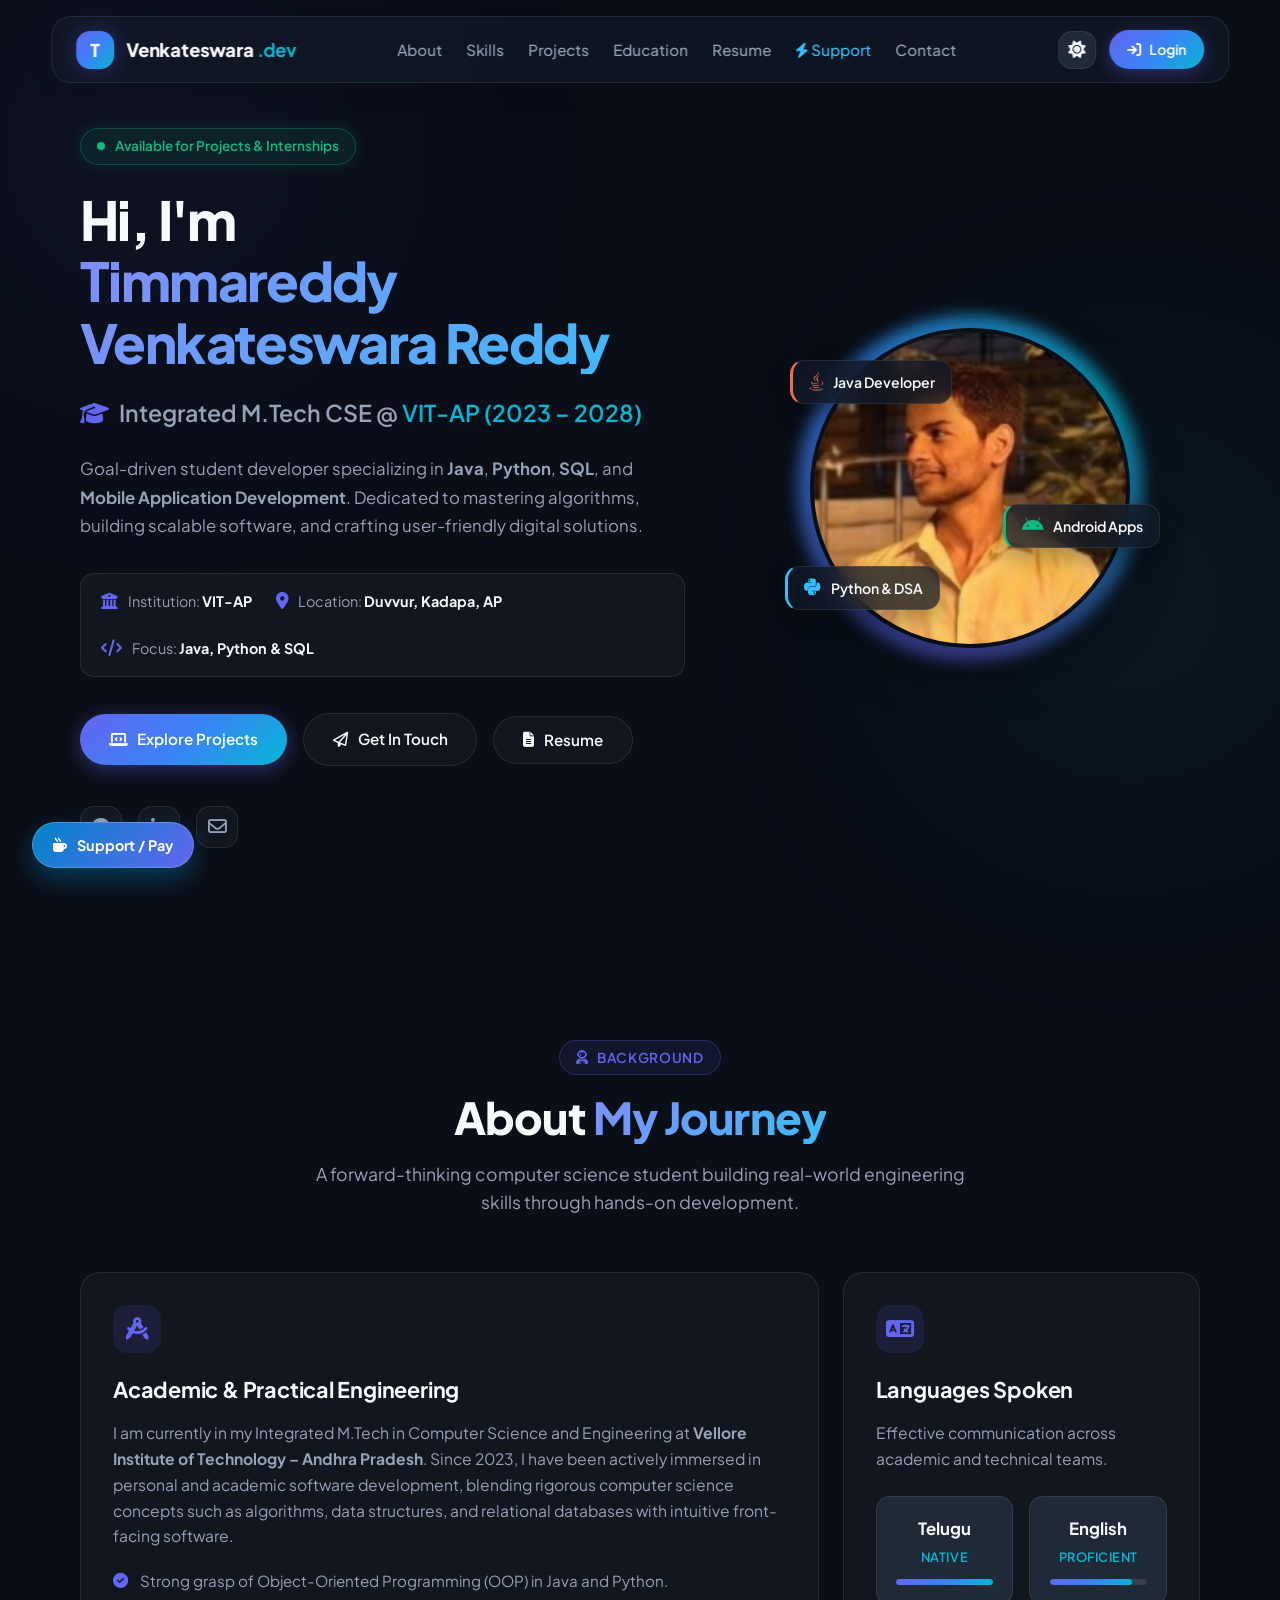
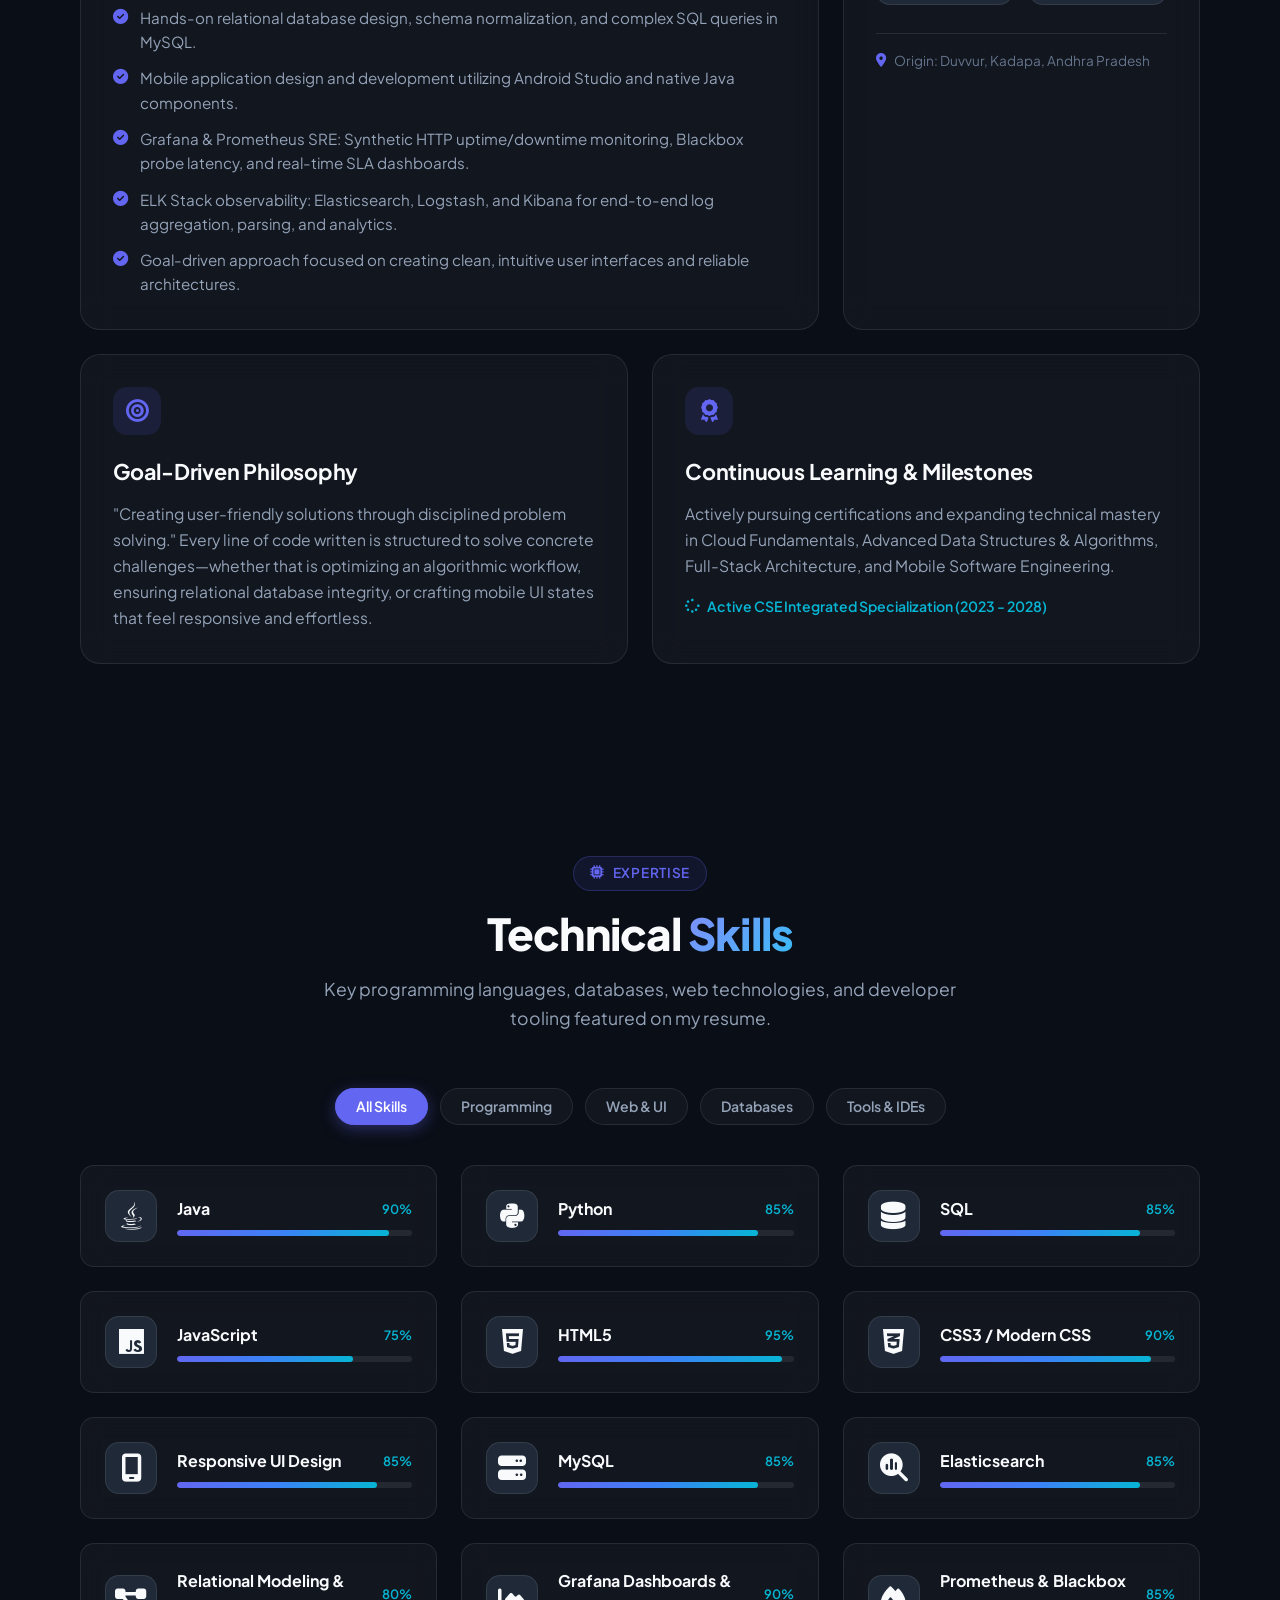
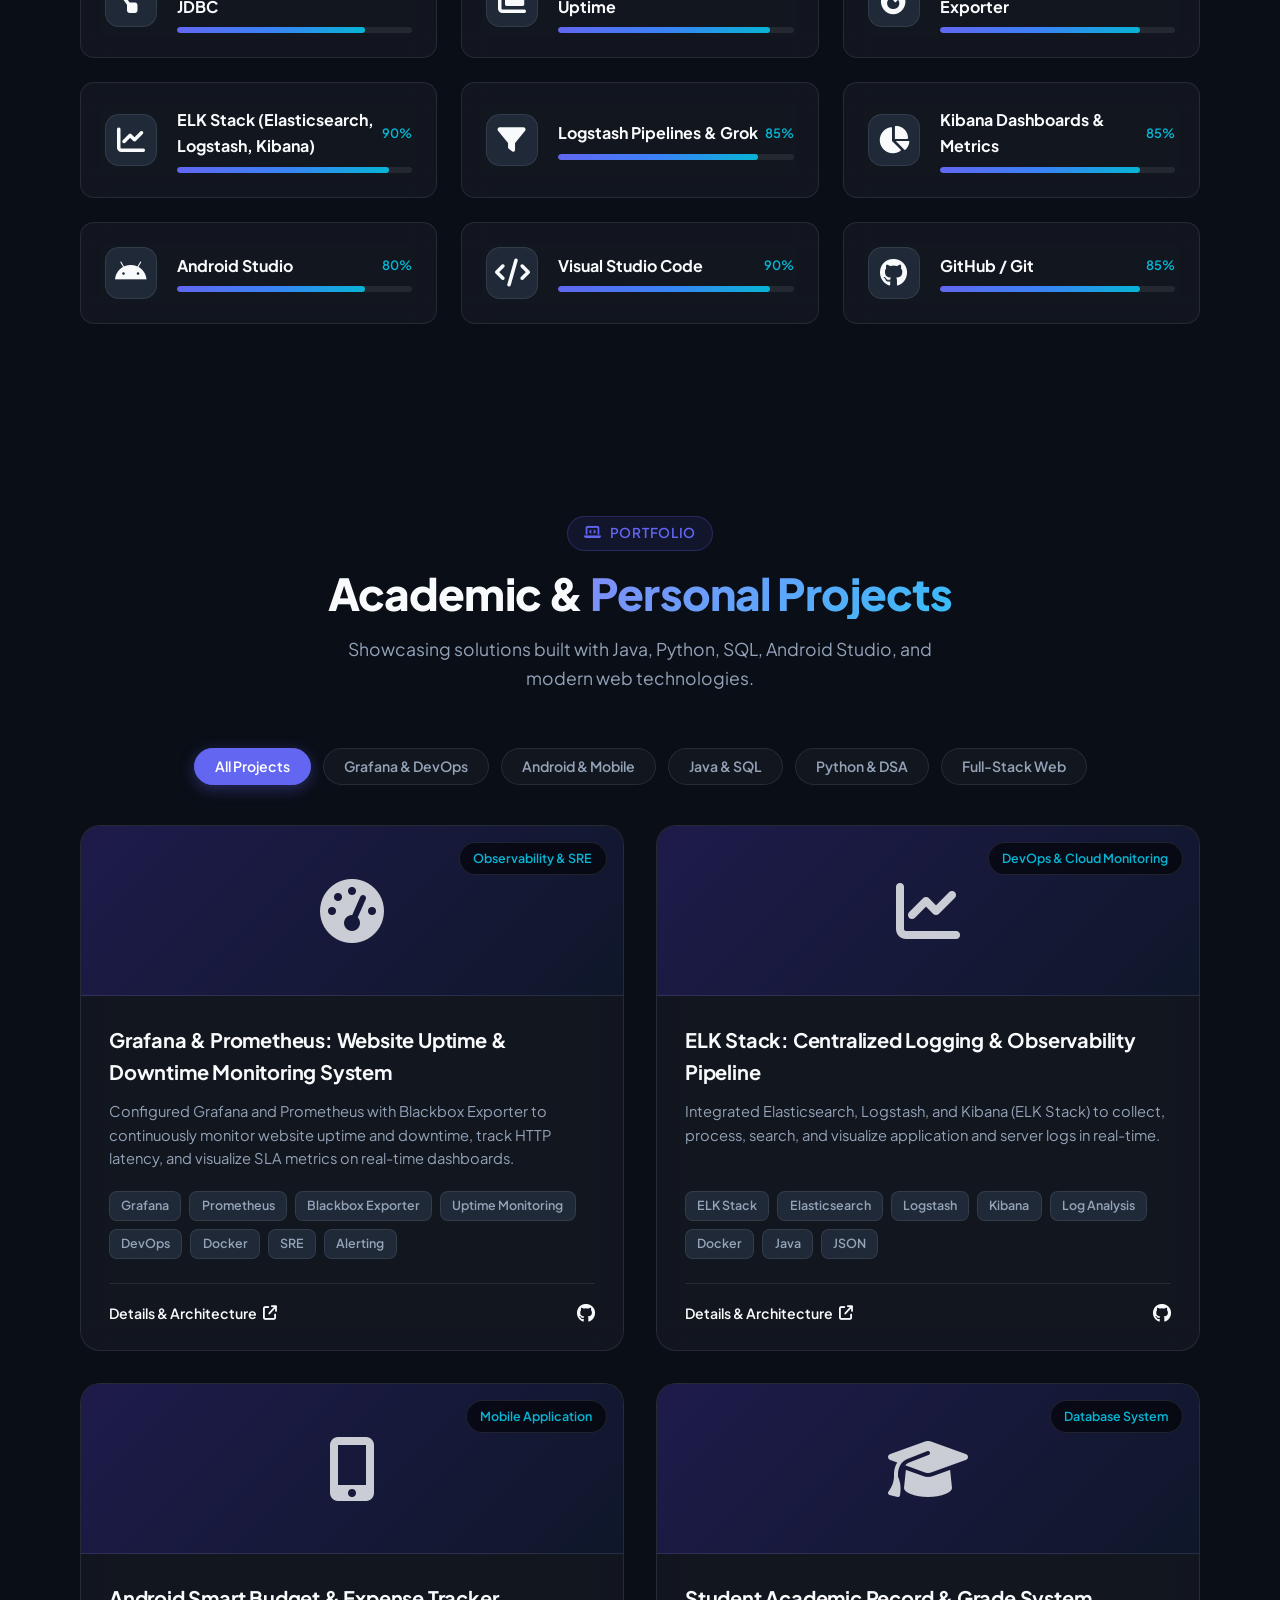
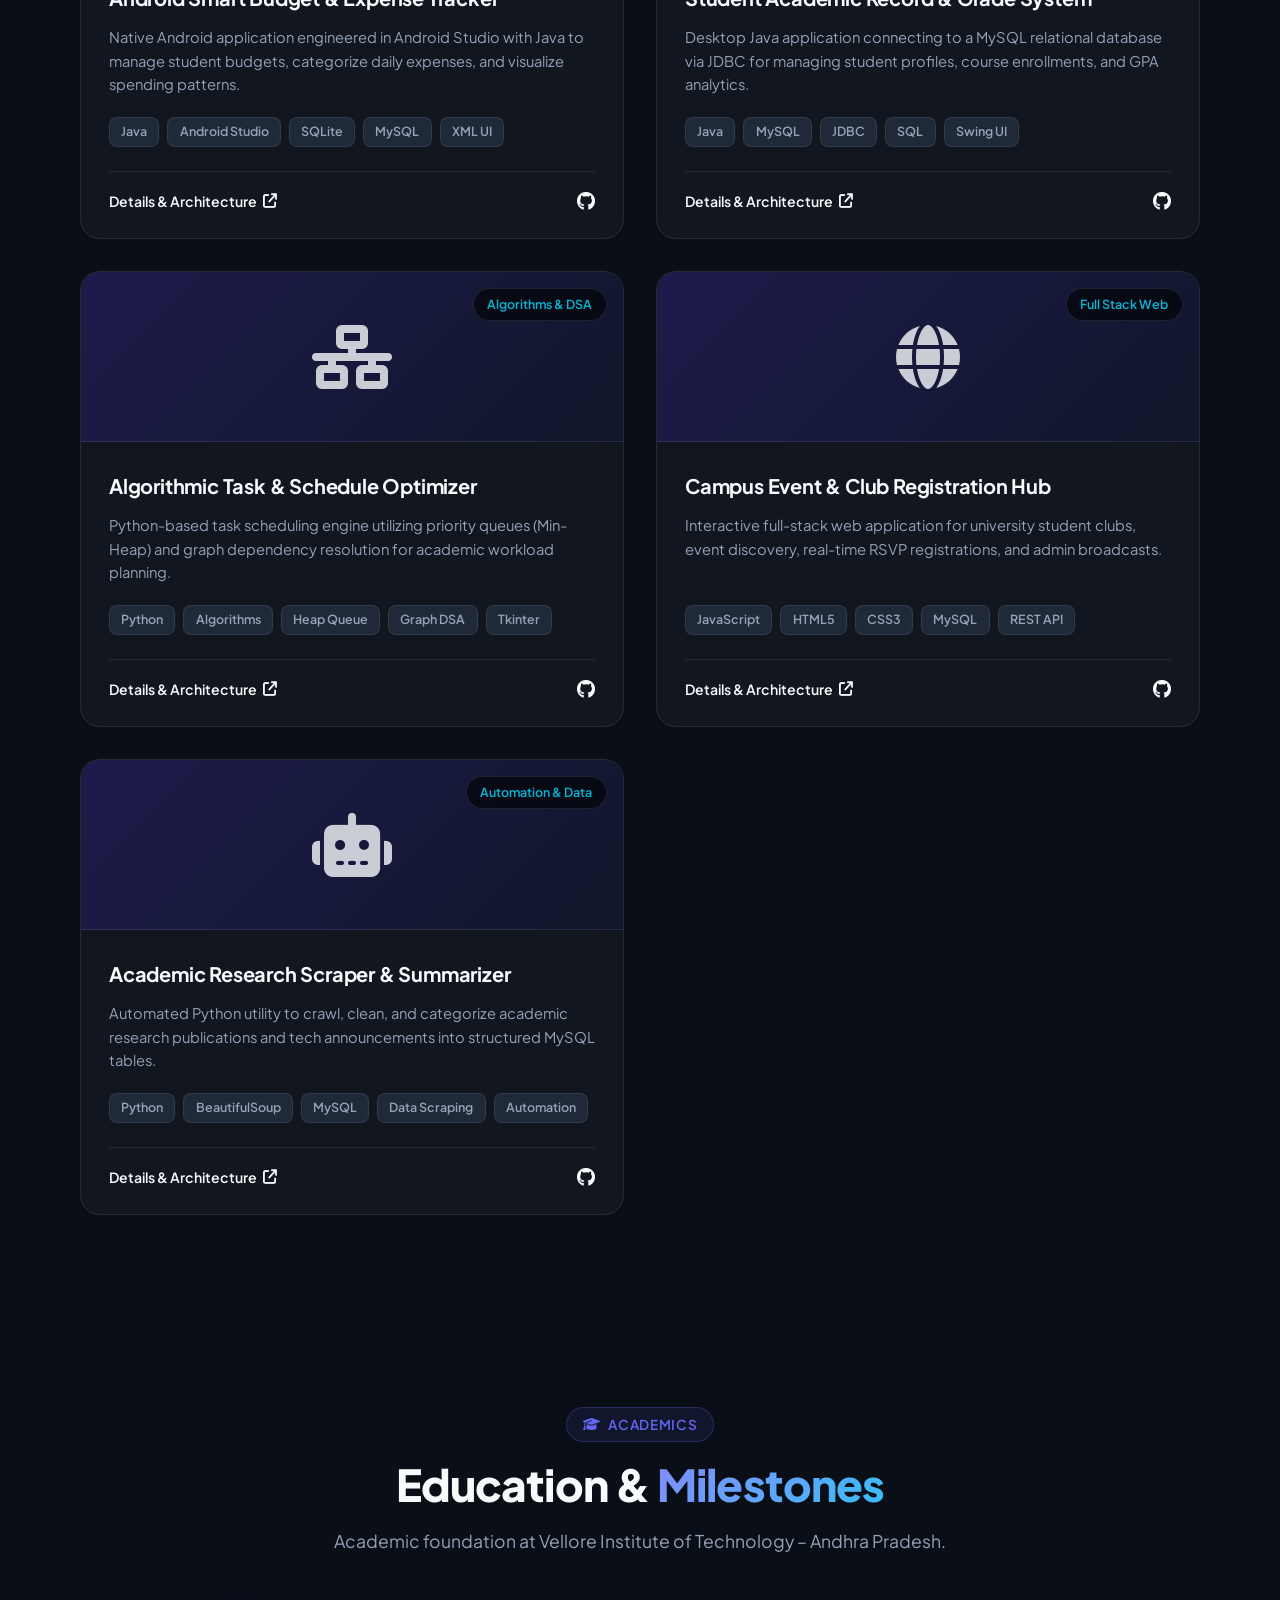
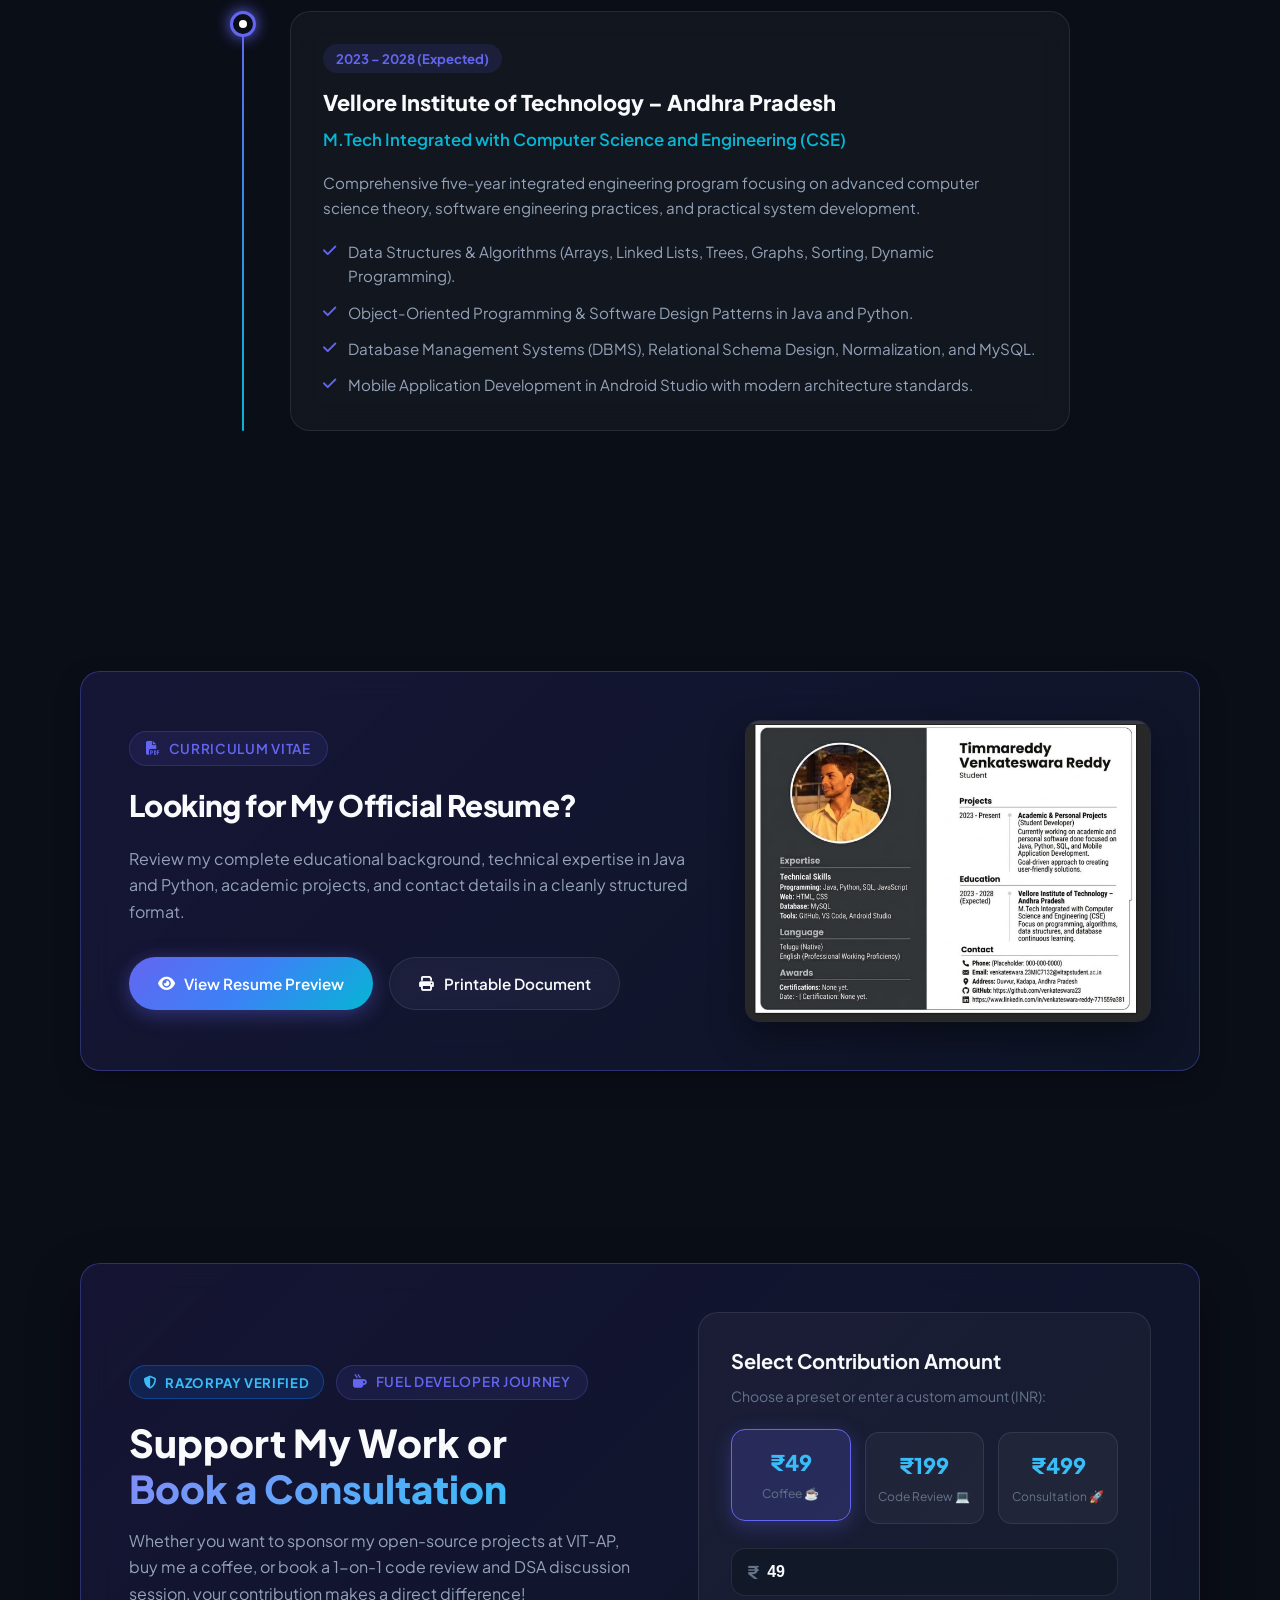
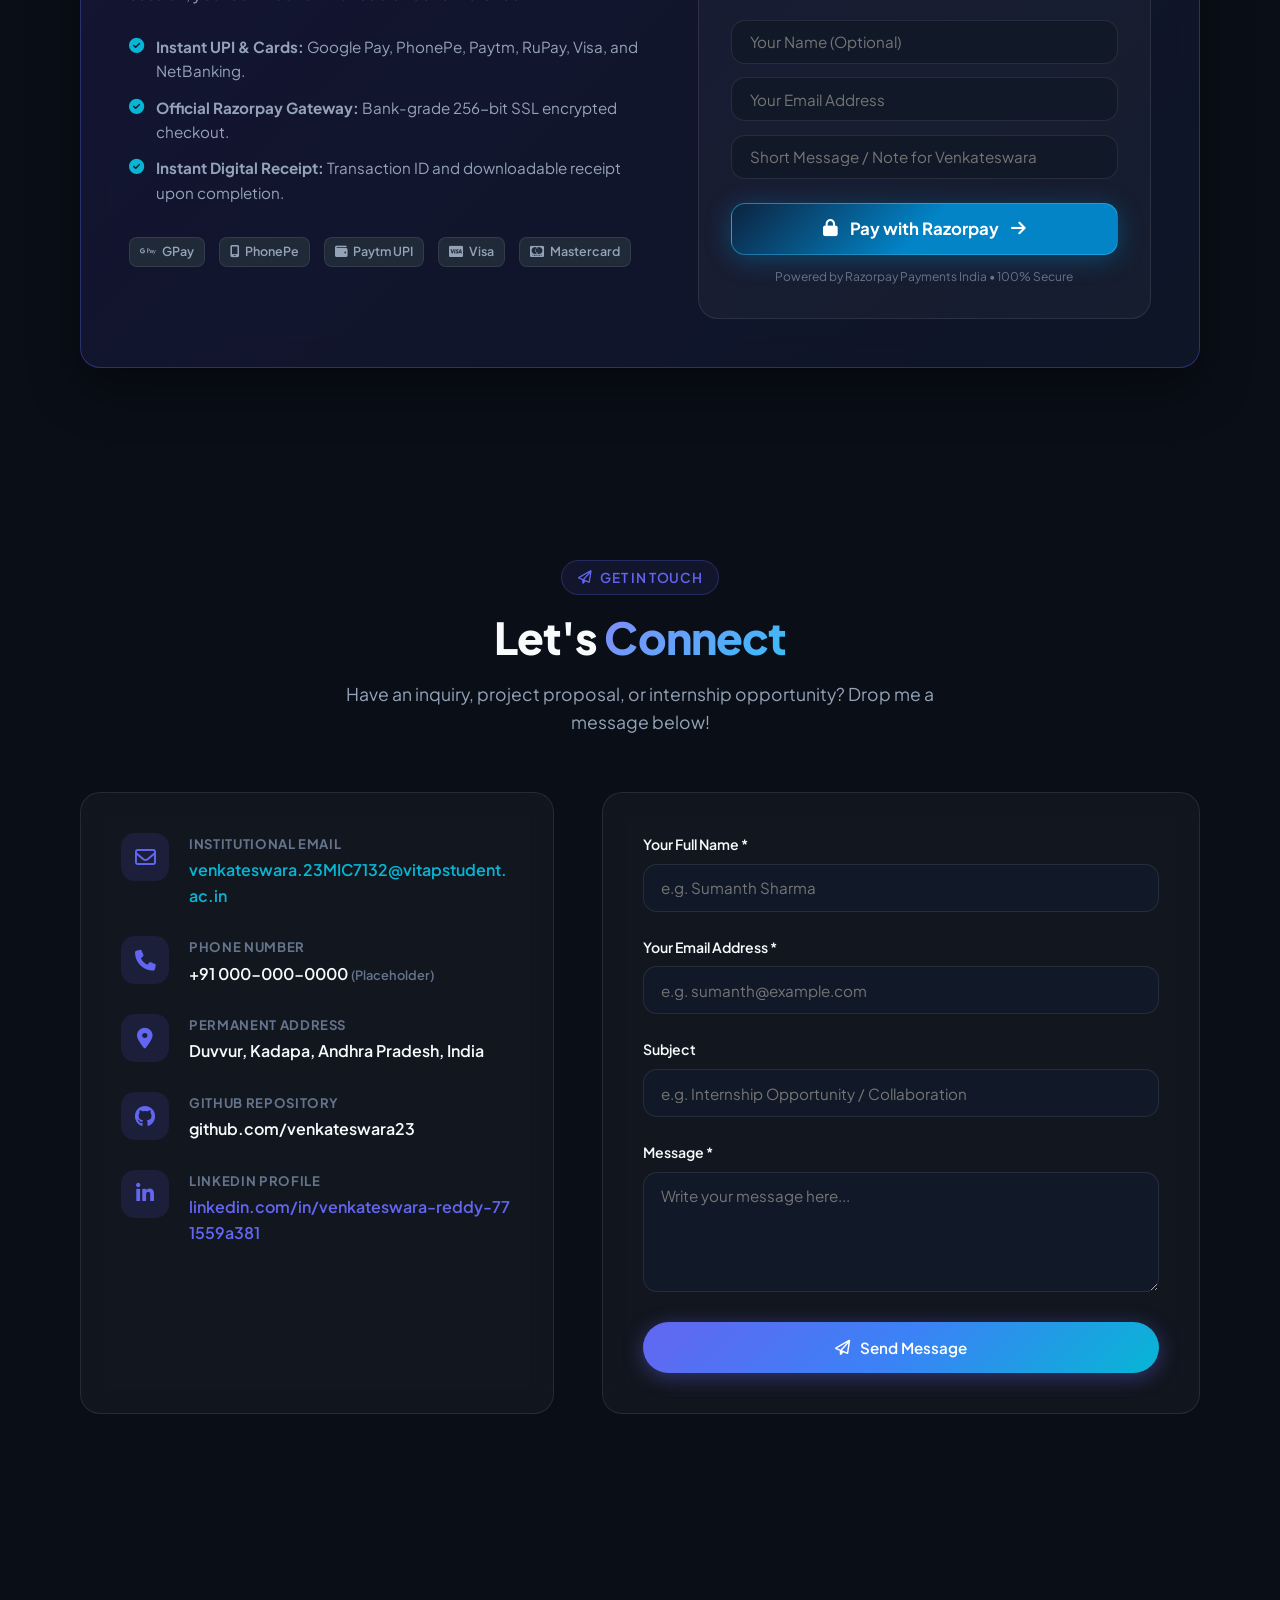
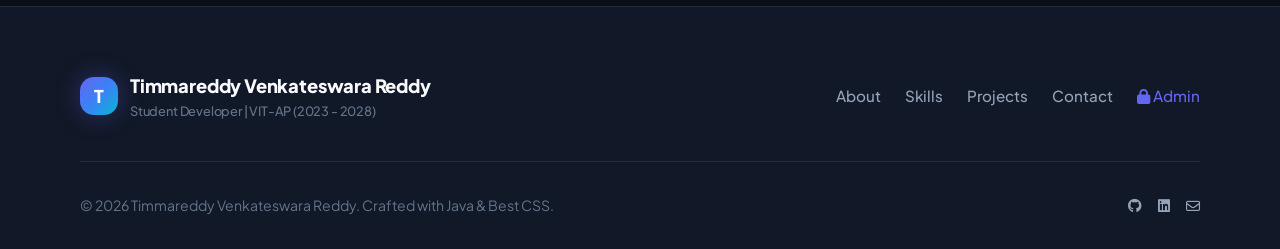
<file: index.html>
<!DOCTYPE html>
<html lang="en" data-theme="dark">
<head>
  <meta charset="UTF-8">
  <meta name="viewport" content="width=device-width, initial-scale=1.0">
  <title>Timmareddy Venkateswara Reddy | Student Developer Portfolio</title>
  <meta name="description" content="Portfolio of Timmareddy Venkateswara Reddy - Integrated M.Tech CSE Student at VIT-AP, Developer in Java, Python, SQL, and Android.">
  <link rel="icon" type="image/png" href="assets/images/profile.png">

  <!-- Font Awesome 6 Icons -->
  <link rel="stylesheet" href="https://cdnjs.cloudflare.com/ajax/libs/font-awesome/6.5.1/css/all.min.css">
  
  <!-- Razorpay Official Checkout SDK -->
  <script src="https://checkout.razorpay.com/v1/checkout.js"></script>

  <!-- CSS Stylesheets -->
  <link rel="stylesheet" href="css/style.css">
</head>
<body>

  <!-- Floating Navigation Bar -->
  <header class="navbar">
    <a href="#hero" class="brand-logo">
      <div class="logo-badge">T</div>
      <div>
        <span>Venkateswara</span>
        <span style="color:var(--accent-cyan); font-weight:700;">.dev</span>
      </div>
    </a>

    <ul class="nav-links" id="nav-links">
      <li><a href="#about" class="nav-link">About</a></li>
      <li><a href="#skills" class="nav-link">Skills</a></li>
      <li><a href="#projects" class="nav-link">Projects</a></li>
      <li><a href="#education" class="nav-link">Education</a></li>
      <li><a href="#resume" class="nav-link">Resume</a></li>
      <li><a href="#support" class="nav-link" style="color:#38bdf8;"><i class="fa-solid fa-bolt"></i> Support</a></li>
      <li><a href="#contact" class="nav-link">Contact</a></li>
    </ul>

    <div class="nav-actions">
      <!-- Dark/Light Theme Toggle -->
      <button class="theme-toggle-btn" id="theme-toggle-btn" title="Toggle Theme" aria-label="Toggle Dark/Light Mode">
        <i class="fa-solid fa-sun"></i>
      </button>

      <!-- Authentication Status / Login Pill -->
      <div id="nav-auth-container">
        <a href="login.html" class="nav-auth-btn">
          <i class="fa-solid fa-arrow-right-to-bracket"></i>
          <span>Login</span>
        </a>
      </div>

      <!-- Hamburger Menu Toggle (Mobile) -->
      <button class="hamburger" id="hamburger-btn" aria-label="Toggle Navigation">
        <span></span>
        <span></span>
        <span></span>
      </button>
    </div>
  </header>

  <!-- Hero Section -->
  <section class="section hero" id="hero">
    <div class="container">
      <div class="hero-grid">
        
        <!-- Left Hero Content -->
        <div class="hero-content">
          <div class="status-badge">
            <span class="status-pulse"></span>
            <span>Available for Projects & Internships</span>
          </div>

          <h1 class="hero-title">
            Hi, I'm <br>
            <span class="gradient-text">Timmareddy Venkateswara Reddy</span>
          </h1>

          <div class="hero-role">
            <i class="fa-solid fa-graduation-cap" style="color:var(--accent-primary); margin-right:0.4rem;"></i>
            Integrated M.Tech CSE @ <span>VIT-AP (2023 – 2028)</span>
          </div>

          <p class="hero-bio">
            Goal-driven student developer specializing in <strong>Java</strong>, <strong>Python</strong>, 
            <strong>SQL</strong>, and <strong>Mobile Application Development</strong>. Dedicated to mastering algorithms, 
            building scalable software, and crafting user-friendly digital solutions.
          </p>

          <!-- Quick Metadata Strip -->
          <div class="hero-meta-strip">
            <div class="meta-item">
              <i class="fa-solid fa-university"></i>
              <span>Institution: <strong>VIT-AP</strong></span>
            </div>
            <div class="meta-item">
              <i class="fa-solid fa-location-dot"></i>
              <span>Location: <strong>Duvvur, Kadapa, AP</strong></span>
            </div>
            <div class="meta-item">
              <i class="fa-solid fa-code"></i>
              <span>Focus: <strong>Java, Python & SQL</strong></span>
            </div>
          </div>

          <!-- CTA Buttons -->
          <div class="hero-cta-group">
            <a href="#projects" class="btn-primary">
              <i class="fa-solid fa-laptop-code"></i>
              <span>Explore Projects</span>
            </a>
            <a href="#contact" class="btn-secondary">
              <i class="fa-regular fa-paper-plane"></i>
              <span>Get In Touch</span>
            </a>
            <button class="btn-secondary open-resume-btn" title="View Full Resume">
              <i class="fa-solid fa-file-lines"></i>
              <span>Resume</span>
            </button>
          </div>

          <!-- Social Links -->
          <div class="hero-socials">
            <a href="https://github.com/venkateswara23" target="_blank" rel="noopener noreferrer" class="social-pill" title="GitHub Profile">
              <i class="fa-brands fa-github"></i>
            </a>
            <a href="https://www.linkedin.com/in/venkateswara-reddy-771559a381" target="_blank" rel="noopener noreferrer" class="social-pill" title="LinkedIn Profile">
              <i class="fa-brands fa-linkedin-in"></i>
            </a>
            <a href="mailto:venkateswara.23MIC7132@vitapstudent.ac.in" class="social-pill" title="Send Email">
              <i class="fa-regular fa-envelope"></i>
            </a>
          </div>
        </div>

        <!-- Right Hero Visual / Avatar Showcase -->
        <div class="hero-visual">
          <div class="avatar-wrapper">
            <div class="avatar-ring"></div>
            <div class="avatar-card">
              <img src="assets/images/profile.png" alt="Timmareddy Venkateswara Reddy" class="avatar-img" onerror="this.src='assets/images/resume-original.png'">
            </div>

            <!-- Floating Tech Badges -->
            <div class="floating-badge badge-java">
              <i class="fa-brands fa-java" style="color:#e76f51; font-size:1.2rem;"></i>
              <span>Java Developer</span>
            </div>
            <div class="floating-badge badge-python">
              <i class="fa-brands fa-python" style="color:#38bdf8; font-size:1.2rem;"></i>
              <span>Python & DSA</span>
            </div>
            <div class="floating-badge badge-android">
              <i class="fa-brands fa-android" style="color:#10b981; font-size:1.2rem;"></i>
              <span>Android Apps</span>
            </div>
          </div>
        </div>

      </div>
    </div>
  </section>

  <!-- About Section (Bento Grid) -->
  <section class="section" id="about">
    <div class="container">
      <div class="section-header">
        <span class="section-tag"><i class="fa-solid fa-user-astronaut"></i> Background</span>
        <h2 class="section-title">About <span class="gradient-text">My Journey</span></h2>
        <p class="section-subtitle">
          A forward-thinking computer science student building real-world engineering skills through hands-on development.
        </p>
      </div>

      <div class="bento-grid">
        <!-- Card 1: Core Bio -->
        <div class="bento-card bento-col-8">
          <div class="card-icon-header">
            <i class="fa-solid fa-compass-drafting"></i>
          </div>
          <h3>Academic & Practical Engineering</h3>
          <p>
            I am currently in my Integrated M.Tech in Computer Science and Engineering at 
            <strong>Vellore Institute of Technology – Andhra Pradesh</strong>. Since 2023, I have been actively 
            immersed in personal and academic software development, blending rigorous computer science concepts 
            such as algorithms, data structures, and relational databases with intuitive front-facing software.
          </p>
          <ul class="highlight-list">
            <li>
              <i class="fa-solid fa-check-circle"></i>
              <span>Strong grasp of Object-Oriented Programming (OOP) in Java and Python.</span>
            </li>
            <li>
              <i class="fa-solid fa-check-circle"></i>
              <span>Hands-on relational database design, schema normalization, and complex SQL queries in MySQL.</span>
            </li>
            <li>
              <i class="fa-solid fa-check-circle"></i>
              <span>Mobile application design and development utilizing Android Studio and native Java components.</span>
            </li>
            <li>
              <i class="fa-solid fa-check-circle"></i>
              <span>Grafana & Prometheus SRE: Synthetic HTTP uptime/downtime monitoring, Blackbox probe latency, and real-time SLA dashboards.</span>
            </li>
            <li>
              <i class="fa-solid fa-check-circle"></i>
              <span>ELK Stack observability: Elasticsearch, Logstash, and Kibana for end-to-end log aggregation, parsing, and analytics.</span>
            </li>
            <li>
              <i class="fa-solid fa-check-circle"></i>
              <span>Goal-driven approach focused on creating clean, intuitive user interfaces and reliable architectures.</span>
            </li>
          </ul>
        </div>

        <!-- Card 2: Spoken Languages -->
        <div class="bento-card bento-col-4">
          <div class="card-icon-header">
            <i class="fa-solid fa-language"></i>
          </div>
          <h3>Languages Spoken</h3>
          <p>Effective communication across academic and technical teams.</p>
          
          <div class="languages-grid">
            <div class="lang-card">
              <div class="lang-name">Telugu</div>
              <div class="lang-level">Native</div>
              <div class="lang-bar-bg">
                <div class="lang-bar-fill" style="width: 100%;"></div>
              </div>
            </div>
            <div class="lang-card">
              <div class="lang-name">English</div>
              <div class="lang-level">Proficient</div>
              <div class="lang-bar-bg">
                <div class="lang-bar-fill" style="width: 85%;"></div>
              </div>
            </div>
          </div>

          <div style="margin-top:1.75rem; padding-top:1rem; border-top:1px solid var(--border-color);">
            <div style="font-size:0.85rem; color:var(--text-muted); display:flex; align-items:center; gap:0.5rem;">
              <i class="fa-solid fa-location-dot" style="color:var(--accent-primary);"></i>
              <span>Origin: Duvvur, Kadapa, Andhra Pradesh</span>
            </div>
          </div>
        </div>

        <!-- Card 3: Goals & Philosophy -->
        <div class="bento-card bento-col-6">
          <div class="card-icon-header">
            <i class="fa-solid fa-bullseye"></i>
          </div>
          <h3>Goal-Driven Philosophy</h3>
          <p>
            "Creating user-friendly solutions through disciplined problem solving." Every line of code written is 
            structured to solve concrete challenges—whether that is optimizing an algorithmic workflow, ensuring 
            relational database integrity, or crafting mobile UI states that feel responsive and effortless.
          </p>
        </div>

        <!-- Card 4: Learning Roadmap -->
        <div class="bento-card bento-col-6">
          <div class="card-icon-header">
            <i class="fa-solid fa-award"></i>
          </div>
          <h3>Continuous Learning & Milestones</h3>
          <p>
            Actively pursuing certifications and expanding technical mastery in Cloud Fundamentals, Advanced Data 
            Structures & Algorithms, Full-Stack Architecture, and Mobile Software Engineering.
          </p>
          <div style="margin-top:1rem; display:inline-flex; align-items:center; gap:0.5rem; font-size:0.88rem; color:var(--accent-cyan); font-weight:600;">
            <i class="fa-solid fa-spinner fa-spin"></i>
            <span>Active CSE Integrated Specialization (2023 - 2028)</span>
          </div>
        </div>
      </div>
    </div>
  </section>

  <!-- Technical Skills Section -->
  <section class="section" id="skills">
    <div class="container">
      <div class="section-header">
        <span class="section-tag"><i class="fa-solid fa-microchip"></i> Expertise</span>
        <h2 class="section-title">Technical <span class="gradient-text">Skills</span></h2>
        <p class="section-subtitle">
          Key programming languages, databases, web technologies, and developer tooling featured on my resume.
        </p>
      </div>

      <!-- Filter Tabs -->
      <div class="skills-filter">
        <button class="filter-btn active" data-filter="all">All Skills</button>
        <button class="filter-btn" data-filter="languages">Programming</button>
        <button class="filter-btn" data-filter="web">Web & UI</button>
        <button class="filter-btn" data-filter="database">Databases</button>
        <button class="filter-btn" data-filter="tools">Tools & IDEs</button>
      </div>

      <!-- Skills Grid -->
      <div class="skills-grid" id="skills-container">
        <!-- Rendered dynamically via js/main.js -->
      </div>
    </div>
  </section>

  <!-- Projects Section -->
  <section class="section" id="projects">
    <div class="container">
      <div class="section-header">
        <span class="section-tag"><i class="fa-solid fa-laptop-code"></i> Portfolio</span>
        <h2 class="section-title">Academic & <span class="gradient-text">Personal Projects</span></h2>
        <p class="section-subtitle">
          Showcasing solutions built with Java, Python, SQL, Android Studio, and modern web technologies.
        </p>
      </div>

      <!-- Project Filter Tabs -->
      <div class="skills-filter" style="margin-bottom:2.5rem;">
        <button class="filter-btn active" data-filter="all">All Projects</button>
        <button class="filter-btn" data-filter="devops">Grafana & DevOps</button>
        <button class="filter-btn" data-filter="android">Android & Mobile</button>
        <button class="filter-btn" data-filter="java">Java & SQL</button>
        <button class="filter-btn" data-filter="python">Python & DSA</button>
        <button class="filter-btn" data-filter="web">Full-Stack Web</button>
      </div>

      <!-- Projects Grid -->
      <div class="projects-grid" id="projects-grid">
        <!-- Rendered dynamically via js/main.js -->
      </div>
    </div>
  </section>

  <!-- Education Timeline Section -->
  <section class="section" id="education">
    <div class="container">
      <div class="section-header">
        <span class="section-tag"><i class="fa-solid fa-graduation-cap"></i> Academics</span>
        <h2 class="section-title">Education & <span class="gradient-text">Milestones</span></h2>
        <p class="section-subtitle">
          Academic foundation at Vellore Institute of Technology – Andhra Pradesh.
        </p>
      </div>

      <div class="timeline">
        <div class="timeline-item">
          <div class="timeline-node"></div>
          <div class="timeline-card">
            <span class="timeline-date">2023 – 2028 (Expected)</span>
            <h3 class="timeline-title">Vellore Institute of Technology – Andhra Pradesh</h3>
            <div class="timeline-subtitle">M.Tech Integrated with Computer Science and Engineering (CSE)</div>
            <p class="timeline-desc">
              Comprehensive five-year integrated engineering program focusing on advanced computer science theory, 
              software engineering practices, and practical system development.
            </p>
            <ul class="highlight-list" style="margin-top:1.25rem;">
              <li>
                <i class="fa-solid fa-check" style="color:var(--accent-primary);"></i>
                <span>Data Structures & Algorithms (Arrays, Linked Lists, Trees, Graphs, Sorting, Dynamic Programming).</span>
              </li>
              <li>
                <i class="fa-solid fa-check" style="color:var(--accent-primary);"></i>
                <span>Object-Oriented Programming & Software Design Patterns in Java and Python.</span>
              </li>
              <li>
                <i class="fa-solid fa-check" style="color:var(--accent-primary);"></i>
                <span>Database Management Systems (DBMS), Relational Schema Design, Normalization, and MySQL.</span>
              </li>
              <li>
                <i class="fa-solid fa-check" style="color:var(--accent-primary);"></i>
                <span>Mobile Application Development in Android Studio with modern architecture standards.</span>
              </li>
            </ul>
          </div>
        </div>
      </div>
    </div>
  </section>

  <!-- Resume Preview & Download Banner -->
  <section class="section" id="resume">
    <div class="container">
      <div class="resume-banner-card">
        <div class="resume-content">
          <span class="section-tag"><i class="fa-solid fa-file-pdf"></i> Curriculum Vitae</span>
          <h3>Looking for My Official Resume?</h3>
          <p>
            Review my complete educational background, technical expertise in Java and Python, academic projects, 
            and contact details in a cleanly structured format.
          </p>
          <div style="display:flex; gap:1rem; flex-wrap:wrap;">
            <button class="btn-primary open-resume-btn">
              <i class="fa-solid fa-eye"></i>
              <span>View Resume Preview</span>
            </button>
            <a href="assets/docs/Timmareddy_Venkateswara_Reddy_Resume.html" target="_blank" class="btn-secondary">
              <i class="fa-solid fa-print"></i>
              <span>Printable Document</span>
            </a>
          </div>
        </div>

        <div class="resume-preview-box open-resume-btn" title="Click to enlarge resume">
          <img src="assets/images/resume-original.png" alt="Resume Preview" onerror="this.src='assets/images/profile.png'">
          <div style="position:absolute; inset:0; background:rgba(0,0,0,0.3); display:flex; align-items:center; justify-content:center; opacity:0; transition:opacity 0.2s;" onmouseenter="this.style.opacity='1'" onmouseleave="this.style.opacity='0'">
            <span style="background:var(--accent-primary); color:white; padding:0.5rem 1rem; border-radius:var(--radius-full); font-weight:700; font-size:0.88rem;">
              <i class="fa-solid fa-magnifying-glass-plus"></i> Enlarge
            </span>
          </div>
        </div>
      </div>
    </div>
  </section>

  <!-- Support & Razorpay Section -->
  <section class="section" id="support">
    <div class="container">
      <div class="support-card">
        <div class="support-grid">
          <!-- Left info -->
          <div>
            <div class="support-badge-row">
              <span class="razorpay-verified-pill">
                <i class="fa-solid fa-shield-halved"></i> Razorpay Verified
              </span>
              <span class="section-tag" style="margin-bottom:0;">
                <i class="fa-solid fa-mug-hot"></i> Fuel Developer Journey
              </span>
            </div>

            <h2 style="font-size: clamp(1.85rem, 3.2vw, 2.4rem); font-weight: 800; line-height: 1.2; margin-bottom: 1rem;">
              Support My Work or <br>
              <span class="gradient-text">Book a Consultation</span>
            </h2>

            <p style="color: var(--text-secondary); font-size: 1rem; line-height: 1.65; margin-bottom: 1.75rem;">
              Whether you want to sponsor my open-source projects at VIT-AP, buy me a coffee, or book a 1-on-1 code review and DSA discussion session, your contribution makes a direct difference!
            </p>

            <ul class="highlight-list" style="margin-bottom: 2rem;">
              <li>
                <i class="fa-solid fa-circle-check" style="color:var(--accent-cyan);"></i>
                <span><strong>Instant UPI & Cards:</strong> Google Pay, PhonePe, Paytm, RuPay, Visa, and NetBanking.</span>
              </li>
              <li>
                <i class="fa-solid fa-circle-check" style="color:var(--accent-cyan);"></i>
                <span><strong>Official Razorpay Gateway:</strong> Bank-grade 256-bit SSL encrypted checkout.</span>
              </li>
              <li>
                <i class="fa-solid fa-circle-check" style="color:var(--accent-cyan);"></i>
                <span><strong>Instant Digital Receipt:</strong> Transaction ID and downloadable receipt upon completion.</span>
              </li>
            </ul>

            <div class="payment-badges-row" style="justify-content: flex-start;">
              <span class="payment-badge-tag"><i class="fa-brands fa-google-pay"></i> GPay</span>
              <span class="payment-badge-tag"><i class="fa-solid fa-mobile-screen"></i> PhonePe</span>
              <span class="payment-badge-tag"><i class="fa-solid fa-wallet"></i> Paytm UPI</span>
              <span class="payment-badge-tag"><i class="fa-brands fa-cc-visa"></i> Visa</span>
              <span class="payment-badge-tag"><i class="fa-brands fa-cc-mastercard"></i> Mastercard</span>
            </div>
          </div>

          <!-- Right: Interactive Razorpay Amount Card -->
          <div style="background: var(--bg-glass-card); border: 1px solid var(--border-color); border-radius: var(--radius-lg); padding: 2rem;">
            <h3 style="font-size: 1.25rem; font-weight: 700; margin-bottom: 0.5rem;">Select Contribution Amount</h3>
            <p style="font-size: 0.88rem; color: var(--text-muted); margin-bottom: 1.25rem;">Choose a preset or enter a custom amount (INR):</p>

            <div class="amount-options-grid">
              <div class="amount-btn active" data-amount="49" onclick="selectPresetAmount(49, this)">
                <span class="amount-val">₹49</span>
                <span class="amount-label">Coffee ☕</span>
              </div>
              <div class="amount-btn" data-amount="199" onclick="selectPresetAmount(199, this)">
                <span class="amount-val">₹199</span>
                <span class="amount-label">Code Review 💻</span>
              </div>
              <div class="amount-btn" data-amount="499" onclick="selectPresetAmount(499, this)">
                <span class="amount-val">₹499</span>
                <span class="amount-label">Consultation 🚀</span>
              </div>
            </div>

            <div class="custom-amount-wrap">
              <span class="custom-amount-prefix">₹</span>
              <input type="number" id="custom-amount-input" class="custom-amount-input" placeholder="Custom amount (INR)" value="49" min="10" step="10">
            </div>

            <div style="display: flex; flex-direction: column; gap: 0.85rem; margin-bottom: 1.5rem;">
              <input type="text" id="payer-name" class="form-control" placeholder="Your Name (Optional)" style="height:44px;">
              <input type="email" id="payer-email" class="form-control" placeholder="Your Email Address" style="height:44px;">
              <input type="text" id="payer-message" class="form-control" placeholder="Short Message / Note for Venkateswara" style="height:44px;">
            </div>

            <button type="button" class="btn-razorpay" id="btn-trigger-razorpay" onclick="initiateRazorpayPayment()">
              <i class="fa-solid fa-lock"></i>
              <span>Pay with Razorpay</span>
              <i class="fa-solid fa-arrow-right"></i>
            </button>
            <div style="text-align:center; font-size:0.75rem; color:var(--text-muted); margin-top:0.75rem;">
              Powered by Razorpay Payments India • 100% Secure
            </div>
          </div>
        </div>
      </div>
    </div>
  </section>

  <!-- Contact Section -->
  <section class="section" id="contact">
    <div class="container">
      <div class="section-header">
        <span class="section-tag"><i class="fa-regular fa-paper-plane"></i> Get In Touch</span>
        <h2 class="section-title">Let's <span class="gradient-text">Connect</span></h2>
        <p class="section-subtitle">
          Have an inquiry, project proposal, or internship opportunity? Drop me a message below!
        </p>
      </div>

      <div class="contact-grid">
        <!-- Left: Contact Details -->
        <div class="contact-info-card">
          <div class="info-box">
            <div class="info-icon">
              <i class="fa-regular fa-envelope"></i>
            </div>
            <div>
              <div class="info-title">Institutional Email</div>
              <div class="info-val">
                <a href="mailto:venkateswara.23MIC7132@vitapstudent.ac.in" style="color:var(--accent-cyan);">
                  venkateswara.23MIC7132@vitapstudent.ac.in
                </a>
              </div>
            </div>
          </div>

          <div class="info-box">
            <div class="info-icon">
              <i class="fa-solid fa-phone"></i>
            </div>
            <div>
              <div class="info-title">Phone Number</div>
              <div class="info-val">+91 000-000-0000 <span style="font-size:0.8rem; color:var(--text-muted);">(Placeholder)</span></div>
            </div>
          </div>

          <div class="info-box">
            <div class="info-icon">
              <i class="fa-solid fa-location-dot"></i>
            </div>
            <div>
              <div class="info-title">Permanent Address</div>
              <div class="info-val">Duvvur, Kadapa, Andhra Pradesh, India</div>
            </div>
          </div>

          <div class="info-box">
            <div class="info-icon">
              <i class="fa-brands fa-github"></i>
            </div>
            <div>
              <div class="info-title">GitHub Repository</div>
              <div class="info-val">
                <a href="https://github.com/venkateswara23" target="_blank" rel="noopener noreferrer" style="color:var(--text-primary);">
                  github.com/venkateswara23
                </a>
              </div>
            </div>
          </div>

          <div class="info-box">
            <div class="info-icon">
              <i class="fa-brands fa-linkedin-in"></i>
            </div>
            <div>
              <div class="info-title">LinkedIn Profile</div>
              <div class="info-val">
                <a href="https://www.linkedin.com/in/venkateswara-reddy-771559a381" target="_blank" rel="noopener noreferrer" style="color:var(--accent-primary);">
                  linkedin.com/in/venkateswara-reddy-771559a381
                </a>
              </div>
            </div>
          </div>
        </div>

        <!-- Right: Interactive Contact Form -->
        <div class="contact-form-card">
          <form id="contact-form">
            <div class="form-group">
              <label for="contact-name" class="form-label">Your Full Name *</label>
              <input type="text" id="contact-name" class="form-control" placeholder="e.g. Sumanth Sharma" required>
            </div>

            <div class="form-group">
              <label for="contact-email" class="form-label">Your Email Address *</label>
              <input type="email" id="contact-email" class="form-control" placeholder="e.g. sumanth@example.com" required>
            </div>

            <div class="form-group">
              <label for="contact-subject" class="form-label">Subject</label>
              <input type="text" id="contact-subject" class="form-control" placeholder="e.g. Internship Opportunity / Collaboration">
            </div>

            <div class="form-group">
              <label for="contact-message" class="form-label">Message *</label>
              <textarea id="contact-message" class="form-control" placeholder="Write your message here..." required></textarea>
            </div>

            <button type="submit" class="btn-primary" style="width:100%; justify-content:center; padding:1rem;">
              <i class="fa-regular fa-paper-plane"></i>
              <span>Send Message</span>
            </button>
          </form>
        </div>
      </div>
    </div>
  </section>

  <!-- Footer -->
  <footer class="footer">
    <div class="container">
      <div class="footer-top">
        <div class="brand-logo">
          <div class="logo-badge">T</div>
          <div>
            <span>Timmareddy Venkateswara Reddy</span>
            <div style="font-size:0.8rem; color:var(--text-muted); font-weight:500;">
              Student Developer | VIT-AP (2023 - 2028)
            </div>
          </div>
        </div>

        <div style="display:flex; gap:1.5rem;">
          <a href="#about" class="nav-link">About</a>
          <a href="#skills" class="nav-link">Skills</a>
          <a href="#projects" class="nav-link">Projects</a>
          <a href="#contact" class="nav-link">Contact</a>
          <a href="login.html" class="nav-link" style="color:var(--accent-primary);"><i class="fa-solid fa-lock"></i> Admin</a>
        </div>
      </div>

      <div class="footer-bottom">
        <div>
          &copy; <span id="year">2026</span> Timmareddy Venkateswara Reddy. Crafted with Java & Best CSS.
        </div>
        <div style="display:flex; gap:1rem;">
          <a href="https://github.com/venkateswara23" target="_blank" rel="noopener noreferrer" style="color:var(--text-secondary);"><i class="fa-brands fa-github"></i></a>
          <a href="https://www.linkedin.com/in/venkateswara-reddy-771559a381" target="_blank" rel="noopener noreferrer" style="color:var(--text-secondary);"><i class="fa-brands fa-linkedin"></i></a>
          <a href="mailto:venkateswara.23MIC7132@vitapstudent.ac.in" style="color:var(--text-secondary);"><i class="fa-regular fa-envelope"></i></a>
        </div>
      </div>
    </div>
  </footer>

  <!-- Project Details Modal -->
  <div class="modal-overlay" id="project-modal">
    <div class="modal-content">
      <button class="modal-close-btn" onclick="closeProjectModal()">&times;</button>
      <div id="project-modal-body"></div>
    </div>
  </div>

  <!-- Payment Receipt Modal (Razorpay) -->
  <div class="modal-overlay" id="payment-receipt-modal">
    <div class="modal-content" style="max-width:520px; text-align:center;">
      <button class="modal-close-btn" onclick="closeReceiptModal()">&times;</button>
      <div style="width:68px; height:68px; border-radius:50%; background:rgba(16, 185, 129, 0.15); color:var(--accent-emerald); display:flex; align-items:center; justify-content:center; font-size:2rem; margin:0 auto 1.25rem;">
        <i class="fa-solid fa-circle-check"></i>
      </div>
      <h3 style="font-size:1.6rem; font-weight:800; margin-bottom:0.35rem;">Payment Successful!</h3>
      <p style="color:var(--text-secondary); font-size:0.95rem; margin-bottom:1.5rem;">
        Thank you for supporting Timmareddy Venkateswara Reddy!
      </p>

      <div style="background:var(--bg-tertiary); border:1px solid var(--border-color); border-radius:var(--radius-md); padding:1.25rem; text-align:left; margin-bottom:1.5rem; font-size:0.9rem;">
        <div style="display:flex; justify-content:space-between; margin-bottom:0.5rem;">
          <span style="color:var(--text-muted);">Amount Paid:</span>
          <strong id="receipt-amount" style="color:var(--accent-emerald); font-size:1.1rem;">₹49</strong>
        </div>
        <div style="display:flex; justify-content:space-between; margin-bottom:0.5rem;">
          <span style="color:var(--text-muted);">Payment ID:</span>
          <span class="cred-code" id="receipt-payment-id">pay_xxxxxxxxx</span>
        </div>
        <div style="display:flex; justify-content:space-between; margin-bottom:0.5rem;">
          <span style="color:var(--text-muted);">Payer:</span>
          <strong id="receipt-payer">Valued Supporter</strong>
        </div>
        <div style="display:flex; justify-content:space-between;">
          <span style="color:var(--text-muted);">Date & Time:</span>
          <span id="receipt-date">Just now</span>
        </div>
      </div>

      <button class="btn-primary" onclick="closeReceiptModal()" style="width:100%; justify-content:center;">
        <i class="fa-solid fa-check"></i>
        <span>Done</span>
      </button>
    </div>
  </div>

  <!-- Floating Tipping Button -->
  <button class="floating-tip-btn" onclick="document.getElementById('support').scrollIntoView({behavior:'smooth'})" title="Support Timmareddy with Razorpay">
    <i class="fa-solid fa-mug-hot"></i>
    <span>Support / Pay</span>
  </button>

  <!-- Toast Notification Container -->
  <div id="toast-container" class="toast-container"></div>

  <!-- Scripts -->
  <script src="js/data.js"></script>
  <script src="js/auth.js"></script>
  <script src="js/main.js"></script>
  <script>
    document.getElementById("year").textContent = new Date().getFullYear();
  </script>
</body>
</html>
</file>
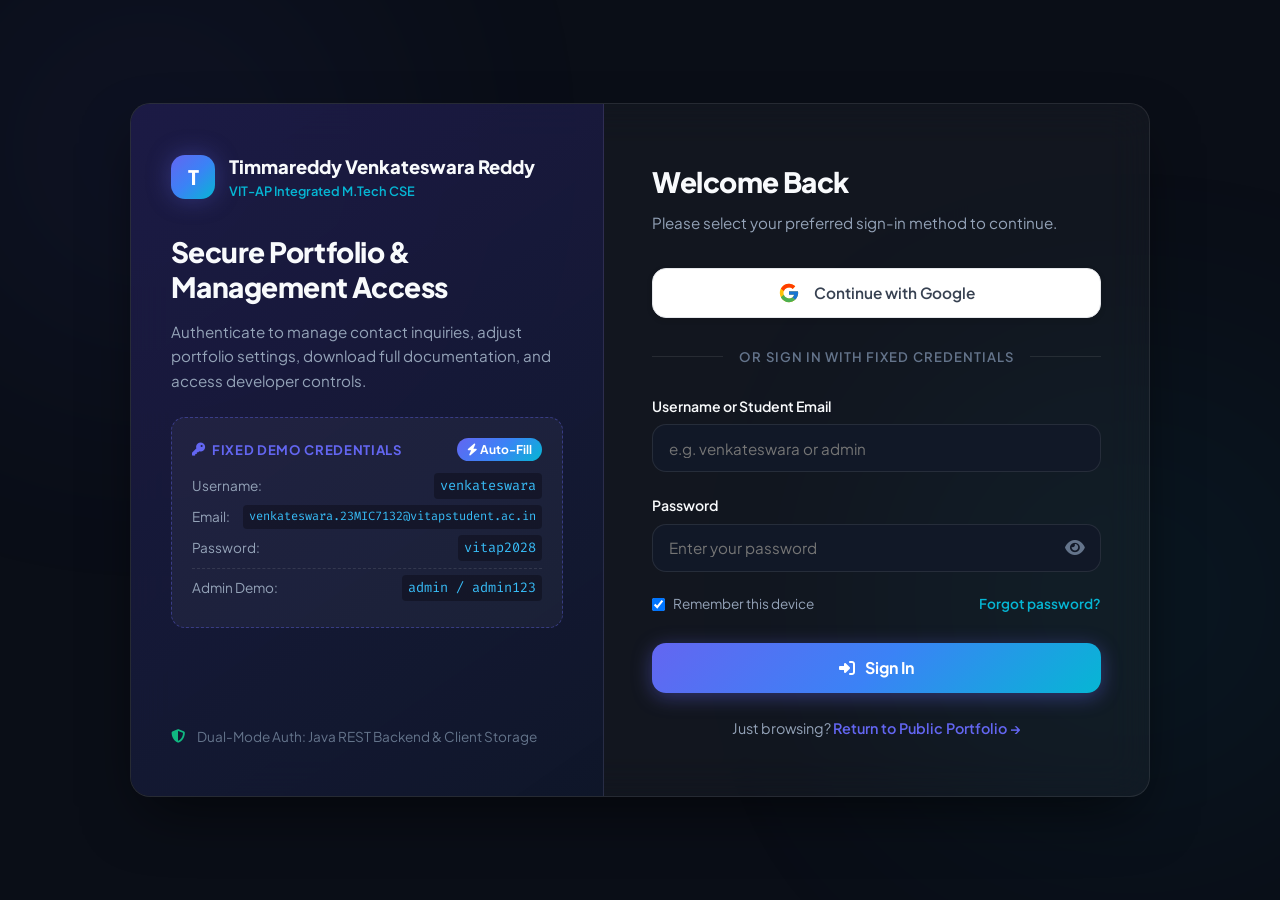
<file: admin.html>
<!DOCTYPE html>
<html lang="en" data-theme="dark">
<head>
  <meta charset="UTF-8">
  <meta name="viewport" content="width=device-width, initial-scale=1.0">
  <title>Admin Dashboard | Timmareddy Venkateswara Reddy</title>
  <link rel="icon" type="image/png" href="assets/images/profile.png">

  <!-- Font Awesome 6 Icons -->
  <link rel="stylesheet" href="https://cdnjs.cloudflare.com/ajax/libs/font-awesome/6.5.1/css/all.min.css">

  <!-- Core & Admin CSS -->
  <link rel="stylesheet" href="css/style.css">
  <link rel="stylesheet" href="css/admin.css">
</head>
<body style="min-height: 100vh; display: flex; flex-direction: column;">

  <!-- Admin Header -->
  <header class="admin-header">
    <div class="container admin-nav">
      <div style="display: flex; align-items: center; gap: 1rem;">
        <a href="index.html" class="brand-logo">
          <div class="logo-badge">T</div>
          <div>
            <span>Venkateswara</span>
            <span style="color:var(--accent-cyan); font-size:0.85rem; font-weight:700;">Admin</span>
          </div>
        </a>
        <a href="index.html" class="btn-secondary" style="padding: 0.35rem 0.85rem; font-size: 0.82rem;">
          <i class="fa-solid fa-arrow-left"></i> View Public Site
        </a>
      </div>

      <div style="display: flex; align-items: center; gap: 1rem;">
        <!-- Current User Pill -->
        <div class="admin-user-pill">
          <img id="admin-user-img" src="assets/images/profile.png" alt="User Avatar" class="admin-user-img" onerror="this.src='assets/images/profile.png'">
          <div class="admin-user-details">
            <span class="admin-user-name" id="admin-user-name">Loading...</span>
            <span class="admin-user-role" id="admin-user-role">Administrator</span>
          </div>
        </div>

        <!-- Logout Button -->
        <button class="btn-logout" id="btn-admin-logout" title="Sign Out">
          <i class="fa-solid fa-right-from-bracket"></i>
          <span>Logout</span>
        </button>
      </div>
    </div>
  </header>

  <!-- Admin Main Content -->
  <main class="admin-main" style="flex-grow: 1;">
    <div class="container">
      
      <!-- Welcome Banner -->
      <div style="margin-bottom: 2.5rem; display: flex; justify-content: space-between; align-items: flex-end; flex-wrap: wrap; gap: 1rem;">
        <div>
          <span class="section-tag" id="auth-provider-badge">
            <i class="fa-solid fa-shield-halved"></i> Authenticated Session
          </span>
          <h1 style="font-size: 2.2rem; font-weight: 800; margin-top: 0.5rem;" id="admin-banner-welcome">
            Portfolio Management Dashboard
          </h1>
          <p style="color: var(--text-secondary); font-size: 1rem;">
            Review incoming inquiries, verify developer credentials, and configure portfolio details.
          </p>
        </div>

        <div style="display: flex; gap: 0.75rem;">
          <a href="assets/docs/Timmareddy_Venkateswara_Reddy_Resume.html" target="_blank" class="btn-primary" style="font-size: 0.88rem; padding: 0.65rem 1.25rem;">
            <i class="fa-solid fa-print"></i> Printable Resume
          </a>
          <a href="assets/images/resume-original.png" download="Venkateswara_Resume.png" class="btn-secondary" style="font-size: 0.88rem; padding: 0.65rem 1.25rem;">
            <i class="fa-solid fa-download"></i> Original Image
          </a>
        </div>
      </div>

      <!-- Quick Metrics Grid -->
      <div class="admin-stats-grid">
        <div class="stat-box">
          <div class="stat-icon" style="background: rgba(99, 102, 241, 0.15); color: var(--accent-primary);">
            <i class="fa-solid fa-inbox"></i>
          </div>
          <div>
            <div class="stat-number" id="stat-messages-count">0</div>
            <div class="stat-label">Inquiries Received</div>
          </div>
        </div>

        <div class="stat-box">
          <div class="stat-icon" style="background: rgba(16, 185, 129, 0.15); color: var(--accent-emerald);">
            <i class="fa-solid fa-diagram-project"></i>
          </div>
          <div>
            <div class="stat-number" id="stat-projects-count">7</div>
            <div class="stat-label">Active Projects</div>
          </div>
        </div>

        <div class="stat-box">
          <div class="stat-icon" style="background: rgba(6, 182, 212, 0.15); color: var(--accent-cyan);">
            <i class="fa-solid fa-graduation-cap"></i>
          </div>
          <div>
            <div class="stat-number">VIT-AP</div>
            <div class="stat-label">Integrated M.Tech CSE</div>
          </div>
        </div>

        <div class="stat-box">
          <div class="stat-icon" style="background: rgba(2, 132, 199, 0.15); color: #38bdf8;">
            <i class="fa-solid fa-indian-rupee-sign"></i>
          </div>
          <div>
            <div class="stat-number" id="stat-payments-total">₹0</div>
            <div class="stat-label">Razorpay Collected</div>
          </div>
        </div>
      </div>

      <!-- Contact Inquiries Table -->
      <div class="admin-section-card">
        <div class="card-title-bar">
          <h2>
            <i class="fa-regular fa-envelope" style="color:var(--accent-primary);"></i>
            <span>Contact Messages & Inquiries</span>
          </h2>
          <span style="font-size: 0.82rem; color: var(--text-muted);">
            Auto-synced with Java REST API & Local Storage
          </span>
        </div>

        <div class="table-responsive">
          <table class="custom-table">
            <thead>
              <tr>
                <th>Sender & Email</th>
                <th>Subject</th>
                <th>Message Content</th>
                <th>Date Received</th>
                <th>Actions</th>
              </tr>
            </thead>
            <tbody id="messages-table-body">
              <!-- Rendered dynamically via js/admin.js -->
            </tbody>
          </table>
        </div>
      </div>

      <!-- Razorpay Transactions & Contributions Table -->
      <div class="admin-section-card">
        <div class="card-title-bar">
          <h2>
            <i class="fa-solid fa-credit-card" style="color:#38bdf8;"></i>
            <span>Razorpay Payments & Sponsoring Records</span>
          </h2>
          <span style="font-size: 0.82rem; color: var(--text-muted);">
            Real-time payments received via UPI & Cards
          </span>
        </div>

        <div class="table-responsive">
          <table class="custom-table">
            <thead>
              <tr>
                <th>Payment ID</th>
                <th>Contributor</th>
                <th>Amount (INR)</th>
                <th>Message / Note</th>
                <th>Date</th>
                <th>Status</th>
              </tr>
            </thead>
            <tbody id="payments-table-body">
              <!-- Rendered dynamically via js/admin.js -->
            </tbody>
          </table>
        </div>
      </div>

      <!-- Razorpay Key Configuration -->
      <div class="admin-section-card">
        <div class="card-title-bar">
          <h2>
            <i class="fa-solid fa-key" style="color:var(--accent-amber);"></i>
            <span>Configure Razorpay API Key</span>
          </h2>
        </div>

        <div style="display: grid; grid-template-columns: 1fr auto; gap: 1rem; align-items: center;">
          <input 
            type="text" 
            id="input-razorpay-key" 
            class="form-control" 
            placeholder="Enter Razorpay Key ID (e.g. rzp_test_... or rzp_live_...)"
          >
          <button type="button" id="btn-save-razorpay-key" class="btn-primary" style="padding: 0.85rem 1.5rem;">
            <i class="fa-solid fa-floppy-disk"></i> Save Key
          </button>
        </div>
        <p style="font-size: 0.85rem; color: var(--text-muted); margin-top: 0.75rem;">
          Get your Key ID from <a href="https://dashboard.razorpay.com/#/access/api_keys" target="_blank" style="color:var(--accent-cyan); text-decoration:underline;">Razorpay Dashboard &rarr; Settings &rarr; API Keys</a>.
          If left blank, test simulation mode is active.
        </p>
      </div>

      <!-- Quick Profile Headline Editor -->
      <div class="admin-section-card">
        <div class="card-title-bar">
          <h2>
            <i class="fa-solid fa-pen-to-square" style="color:var(--accent-cyan);"></i>
            <span>Live Portfolio Headline Editor</span>
          </h2>
        </div>

        <div style="display: grid; grid-template-columns: 1fr auto; gap: 1rem; align-items: center;">
          <input 
            type="text" 
            id="input-custom-status" 
            class="form-control" 
            placeholder="Edit your live headline banner here..."
          >
          <button type="button" id="btn-update-status" class="btn-primary" style="padding: 0.85rem 1.5rem;">
            <i class="fa-solid fa-floppy-disk"></i> Save Headline
          </button>
        </div>
        <p style="font-size: 0.85rem; color: var(--text-muted); margin-top: 0.75rem;">
          Updates the main headline saved across this device without editing code.
        </p>
      </div>

      <!-- Java Backend Server API Cheatsheet -->
      <div class="admin-section-card">
        <div class="card-title-bar">
          <h2>
            <i class="fa-brands fa-java" style="color:#e76f51;"></i>
            <span>Java REST Endpoints & Authentication Cheatsheet</span>
          </h2>
        </div>

        <div style="display: grid; grid-template-columns: repeat(auto-fit, minmax(280px, 1fr)); gap: 1rem; font-size: 0.88rem;">
          <div style="background: var(--bg-tertiary); padding: 1rem; border-radius: var(--radius-md); border: 1px solid var(--border-color);">
            <strong style="color: var(--accent-emerald);">POST /api/auth/login</strong>
            <p style="color: var(--text-muted); margin-top: 0.25rem;">Validates fixed credentials (venkateswara / vitap2028 or admin / admin123).</p>
          </div>
          <div style="background: var(--bg-tertiary); padding: 1rem; border-radius: var(--radius-md); border: 1px solid var(--border-color);">
            <strong style="color: var(--accent-cyan);">POST /api/auth/google</strong>
            <p style="color: var(--text-muted); margin-top: 0.25rem;">Authenticates Google OAuth tokens or simulated account payloads.</p>
          </div>
          <div style="background: var(--bg-tertiary); padding: 1rem; border-radius: var(--radius-md); border: 1px solid var(--border-color);">
            <strong style="color: var(--accent-primary);">POST /api/contact</strong>
            <p style="color: var(--text-muted); margin-top: 0.25rem;">Stores incoming message inquiries and notifies the system.</p>
          </div>
          <div style="background: var(--bg-tertiary); padding: 1rem; border-radius: var(--radius-md); border: 1px solid var(--border-color);">
            <strong style="color: var(--accent-amber);">GET /api/projects</strong>
            <p style="color: var(--text-muted); margin-top: 0.25rem;">Returns JSON list of all Java, Python, Android, Web, and ELK Stack projects.</p>
          </div>
          <div style="background: var(--bg-tertiary); padding: 1rem; border-radius: var(--radius-md); border: 1px solid var(--border-color);">
            <strong style="color: #38bdf8;">GET /api/elk/logs</strong>
            <p style="color: var(--text-muted); margin-top: 0.25rem;">Streams structured JSON logs for Logstash ingestion & Kibana dashboards.</p>
          </div>
          <div style="background: var(--bg-tertiary); padding: 1rem; border-radius: var(--radius-md); border: 1px solid var(--border-color);">
            <strong style="color: #f97316;">GET /metrics & /health</strong>
            <p style="color: var(--text-muted); margin-top: 0.25rem;">Prometheus metrics exposition & synthetic health probe endpoints.</p>
          </div>
          <div style="background: var(--bg-tertiary); padding: 1rem; border-radius: var(--radius-md); border: 1px solid var(--border-color);">
            <strong style="color: var(--accent-emerald);">GET /api/uptime</strong>
            <p style="color: var(--text-muted); margin-top: 0.25rem;">Live website SLA %, latency statistics, and downtime incident history.</p>
          </div>
        </div>
      </div>

    </div>
  </main>

  <!-- Toast Notification Container -->
  <div id="toast-container" class="toast-container"></div>

  <!-- Scripts -->
  <script src="js/data.js"></script>
  <script src="js/auth.js"></script>
  <script src="js/admin.js"></script>
  <script src="js/main.js"></script>
</body>
</html>
</file>
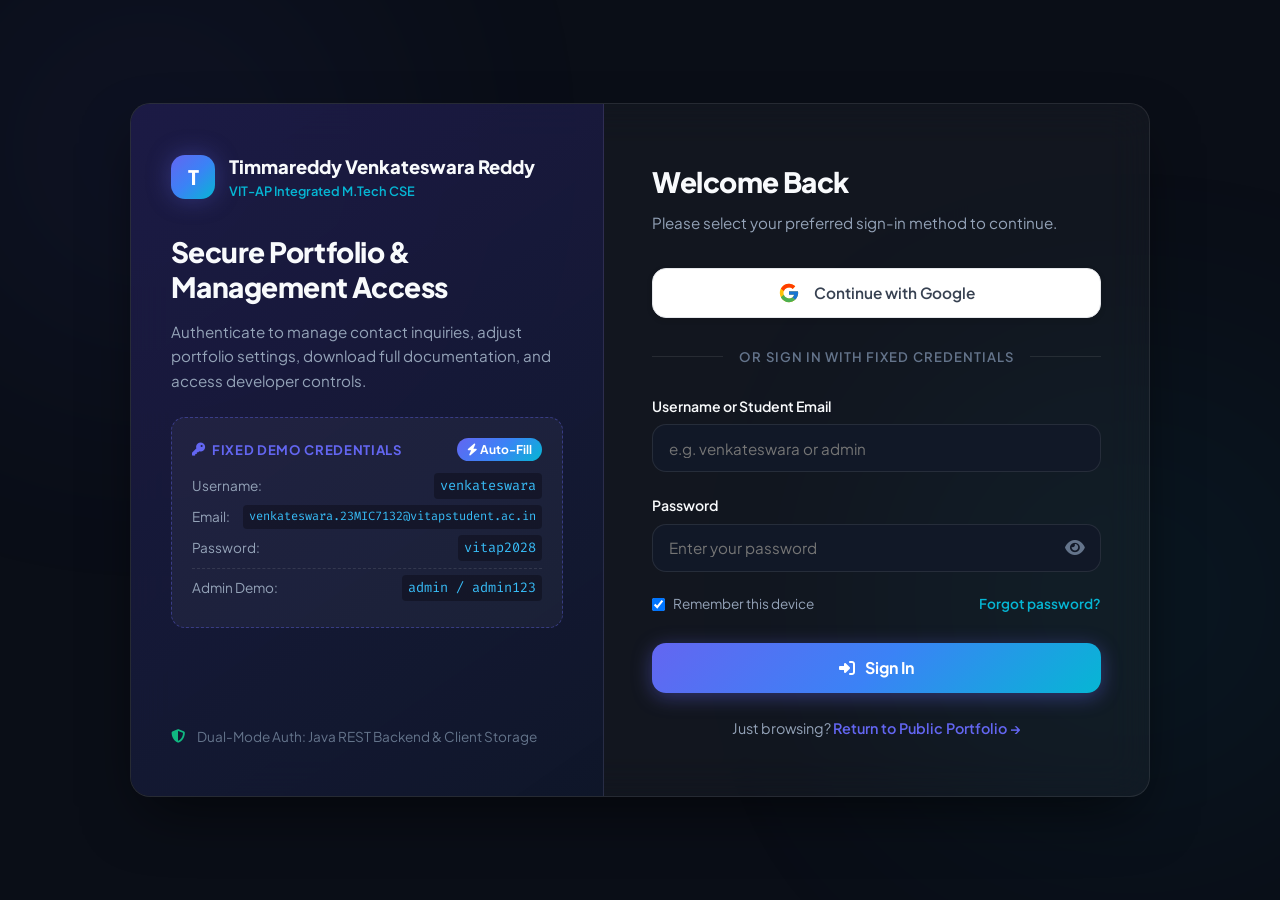
<file: login.html>
<!DOCTYPE html>
<html lang="en" data-theme="dark">
<head>
  <meta charset="UTF-8">
  <meta name="viewport" content="width=device-width, initial-scale=1.0">
  <title>Login | Timmareddy Venkateswara Reddy Portfolio</title>
  <link rel="icon" type="image/png" href="assets/images/profile.png">

  <!-- Font Awesome 6 Icons -->
  <link rel="stylesheet" href="https://cdnjs.cloudflare.com/ajax/libs/font-awesome/6.5.1/css/all.min.css">

  <!-- Core & Auth CSS -->
  <link rel="stylesheet" href="css/style.css">
  <link rel="stylesheet" href="css/auth.css">
</head>
<body class="auth-page">

  <div class="auth-wrapper">
    <!-- Left Column: Branding, Profile & Credentials Helper -->
    <div class="auth-brand-pane">
      <div>
        <div class="auth-brand-header">
          <div class="logo-badge" style="width:44px; height:44px; font-size:1.25rem;">T</div>
          <div>
            <div class="auth-brand-title">Timmareddy Venkateswara Reddy</div>
            <div class="auth-brand-subtitle">VIT-AP Integrated M.Tech CSE</div>
          </div>
        </div>

        <div class="auth-brand-hero">
          <h2>Secure Portfolio & Management Access</h2>
          <p>
            Authenticate to manage contact inquiries, adjust portfolio settings, download full documentation, 
            and access developer controls.
          </p>
        </div>

        <!-- Fixed Credentials Helper Badge -->
        <div class="demo-creds-box">
          <div class="demo-creds-header">
            <span class="demo-creds-title">
              <i class="fa-solid fa-key"></i> Fixed Demo Credentials
            </span>
            <button class="quick-fill-btn" id="btn-quick-fill" type="button" title="Fill into form automatically">
              <i class="fa-solid fa-bolt"></i> Auto-Fill
            </button>
          </div>

          <div class="cred-row">
            <span>Username:</span>
            <span class="cred-code" id="demo-user">venkateswara</span>
          </div>
          <div class="cred-row">
            <span>Email:</span>
            <span class="cred-code" style="font-size:0.75rem;" id="demo-email">venkateswara.23MIC7132@vitapstudent.ac.in</span>
          </div>
          <div class="cred-row">
            <span>Password:</span>
            <span class="cred-code" id="demo-pass">vitap2028</span>
          </div>
          <div class="cred-row" style="margin-top:0.4rem; padding-top:0.4rem; border-top:1px dashed rgba(255,255,255,0.1);">
            <span>Admin Demo:</span>
            <span class="cred-code">admin / admin123</span>
          </div>
        </div>
      </div>

      <div class="auth-brand-footer">
        <i class="fa-solid fa-shield-halved" style="color:var(--accent-emerald);"></i>
        <span>Dual-Mode Auth: Java REST Backend & Client Storage</span>
      </div>
    </div>

    <!-- Right Column: Authentication Form -->
    <div class="auth-form-pane">
      <div class="auth-form-header">
        <h1>Welcome Back</h1>
        <p>Please select your preferred sign-in method to continue.</p>
      </div>

      <!-- Option 1: Continue with Google -->
      <button type="button" class="btn-google" id="btn-google-login">
        <svg class="google-icon" viewBox="0 0 48 48">
          <path fill="#FFC107" d="M43.611,20.083H42V20H24v8h11.303c-1.649,4.657-6.08,8-11.303,8c-6.627,0-12-5.373-12-12c0-6.627,5.373-12,12-12c3.059,0,5.842,1.154,7.961,3.039l5.657-5.657C34.046,6.053,29.268,4,24,4C12.955,4,4,12.955,4,24c0,11.045,8.955,20,20,20c11.045,0,20-8.955,20-20C44,22.659,43.862,21.35,43.611,20.083z"/>
          <path fill="#FF3D00" d="M6.306,14.691l6.571,4.819C14.655,15.108,18.961,12,24,12c3.059,0,5.842,1.154,7.961,3.039l5.657-5.657C34.046,6.053,29.268,4,24,4C16.318,4,9.656,8.337,6.306,14.691z"/>
          <path fill="#4CAF50" d="M24,44c5.166,0,9.86-1.977,13.409-5.192l-6.19-5.238C29.211,35.091,26.715,36,24,36c-5.202,0-9.619-3.317-11.283-7.946l-6.522,5.025C9.505,39.556,16.227,44,24,44z"/>
          <path fill="#1976D2" d="M43.611,20.083H42V20H24v8h11.303c-0.792,2.237-2.231,4.166-4.087,5.571c0.001-0.001,0.002-0.001,0.003-0.002l6.19,5.238C36.971,39.205,44,34,44,24C44,22.659,43.862,21.35,43.611,20.083z"/>
        </svg>
        <span>Continue with Google</span>
      </button>

      <!-- Divider -->
      <div class="auth-divider">
        <span>or sign in with fixed credentials</span>
      </div>

      <!-- Option 2: Fixed Credentials Form -->
      <form id="credentials-form">
        <div class="auth-field">
          <label class="auth-label" for="login-username">
            <span>Username or Student Email</span>
          </label>
          <input 
            type="text" 
            id="login-username" 
            class="auth-input" 
            placeholder="e.g. venkateswara or admin" 
            required 
            autocomplete="username"
          >
        </div>

        <div class="auth-field">
          <label class="auth-label" for="login-password">
            <span>Password</span>
          </label>
          <div class="password-input-wrapper">
            <input 
              type="password" 
              id="login-password" 
              class="auth-input" 
              placeholder="Enter your password" 
              required 
              autocomplete="current-password"
            >
            <button type="button" class="toggle-password-btn" id="btn-toggle-pass" title="Toggle password visibility">
              <i class="fa-solid fa-eye" id="eye-icon"></i>
            </button>
          </div>
        </div>

        <div class="auth-options">
          <label class="remember-label">
            <input type="checkbox" id="remember-me" checked>
            <span>Remember this device</span>
          </label>
          <a href="#" class="forgot-link" id="link-forgot-pass">Forgot password?</a>
        </div>

        <button type="submit" class="btn-submit-auth" id="btn-submit">
          <i class="fa-solid fa-right-to-bracket"></i>
          <span>Sign In</span>
        </button>
      </form>

      <div class="auth-back-link">
        <span>Just browsing?</span>
        <a href="index.html">Return to Public Portfolio &rarr;</a>
      </div>
    </div>
  </div>

  <!-- MFA / 2FA Modal Container -->
  <div id="mfa-backdrop" class="mfa-backdrop" style="display:none;">
    <div class="mfa-modal" role="dialog" aria-modal="true" aria-labelledby="mfa-heading">
      <div class="mfa-shield-badge">
        <i class="fa-solid fa-shield-halved"></i>
      </div>
      <h2 id="mfa-heading" class="mfa-title">Two-Factor Authentication (MFA)</h2>
      <p class="mfa-desc">
        For your security, a 6-digit verification code was sent to: <br>
        <span id="mfa-email-display" class="mfa-target-email">ven***@student.vitap.ac.in</span>
      </p>

      <!-- Demo Quick-Fill Pill -->
      <div class="mfa-demo-quickfill" id="btn-mfa-quickfill" title="Click to auto-fill for testing">
        <span><i class="fa-solid fa-key"></i> Demo OTP Available:</span>
        <strong><code id="mfa-demo-code">237132</code> (Click to fill)</strong>
      </div>

      <!-- 6-Digit OTP Inputs -->
      <div class="mfa-otp-group" id="mfa-otp-group">
        <input type="text" maxlength="1" class="mfa-otp-digit" inputmode="numeric" pattern="[0-9]*" autofocus>
        <input type="text" maxlength="1" class="mfa-otp-digit" inputmode="numeric" pattern="[0-9]*">
        <input type="text" maxlength="1" class="mfa-otp-digit" inputmode="numeric" pattern="[0-9]*">
        <input type="text" maxlength="1" class="mfa-otp-digit" inputmode="numeric" pattern="[0-9]*">
        <input type="text" maxlength="1" class="mfa-otp-digit" inputmode="numeric" pattern="[0-9]*">
        <input type="text" maxlength="1" class="mfa-otp-digit" inputmode="numeric" pattern="[0-9]*">
      </div>

      <button type="button" class="mfa-btn-verify" id="btn-verify-mfa">
        <i class="fa-solid fa-lock-open"></i>
        <span>Verify Code & Continue</span>
      </button>

      <div class="mfa-footer-actions">
        <span id="mfa-timer-display">Resend in <b id="mfa-timer-sec">45</b>s</span>
        <button type="button" class="mfa-cancel-btn" id="btn-cancel-mfa">Cancel</button>
      </div>
    </div>
  </div>

  <!-- Toast Notification Container -->
  <div id="toast-container" class="toast-container"></div>

  <!-- Scripts -->
  <script src="js/data.js"></script>
  <script src="js/auth.js"></script>
  <script src="js/main.js"></script>

  <script>
    document.addEventListener("DOMContentLoaded", () => {
      // If already logged in, redirect to admin
      if (AuthService.isAuthenticated()) {
        showToast("You are already logged in! Redirecting...", "info");
        setTimeout(() => window.location.href = "admin.html", 800);
      }

      // Quick Fill Demo Credentials
      const quickFillBtn = document.getElementById("btn-quick-fill");
      quickFillBtn?.addEventListener("click", () => {
        document.getElementById("login-username").value = "venkateswara";
        document.getElementById("login-password").value = "vitap2028";
        showToast("Filled demo credentials into form!", "success");
      });

      // Toggle Password Visibility
      const togglePassBtn = document.getElementById("btn-toggle-pass");
      const passInput = document.getElementById("login-password");
      const eyeIcon = document.getElementById("eye-icon");

      togglePassBtn?.addEventListener("click", () => {
        const isPassword = passInput.getAttribute("type") === "password";
        passInput.setAttribute("type", isPassword ? "text" : "password");
        eyeIcon.className = isPassword ? "fa-solid fa-eye-slash" : "fa-solid fa-eye";
      });

      // Forgot Password Hint
      document.getElementById("link-forgot-pass")?.addEventListener("click", (e) => {
        e.preventDefault();
        alert("Demo Credentials:\n\nUsername: venkateswara\nPassword: vitap2028\n\nAdmin: admin\nPassword: admin123\n\nMFA Demo Code: 237132");
      });

      // MFA UI Elements
      const mfaBackdrop = document.getElementById("mfa-backdrop");
      const mfaEmailDisplay = document.getElementById("mfa-email-display");
      const mfaDemoCode = document.getElementById("mfa-demo-code");
      const mfaQuickFill = document.getElementById("btn-mfa-quickfill");
      const mfaVerifyBtn = document.getElementById("btn-verify-mfa");
      const mfaCancelBtn = document.getElementById("btn-cancel-mfa");
      const otpInputs = Array.from(document.querySelectorAll(".mfa-otp-digit"));
      let mfaCountdownInterval = null;

      function openMfaModal(mfaData) {
        mfaEmailDisplay.textContent = mfaData.maskedEmail || "your registered email";
        mfaDemoCode.textContent = mfaData.demoCode || "237132";
        mfaBackdrop.style.display = "flex";
        otpInputs.forEach(input => input.value = "");
        otpInputs[0].focus();

        // Start countdown timer
        let secondsLeft = 60;
        const timerSec = document.getElementById("mfa-timer-sec");
        clearInterval(mfaCountdownInterval);
        mfaCountdownInterval = setInterval(() => {
          secondsLeft--;
          if (timerSec) timerSec.textContent = secondsLeft;
          if (secondsLeft <= 0) {
            clearInterval(mfaCountdownInterval);
            const timerContainer = document.getElementById("mfa-timer-display");
            if (timerContainer) {
              timerContainer.innerHTML = '<a href="#" class="mfa-resend-link" id="link-resend-otp">Resend OTP</a>';
              document.getElementById("link-resend-otp")?.addEventListener("click", (e) => {
                e.preventDefault();
                showToast("New 6-digit code resent: 237132", "info");
                openMfaModal(mfaData);
              });
            }
          }
        }, 1000);
      }

      function closeMfaModal() {
        mfaBackdrop.style.display = "none";
        clearInterval(mfaCountdownInterval);
      }

      mfaCancelBtn?.addEventListener("click", closeMfaModal);

      // Auto-advance between OTP digit inputs & handle paste
      otpInputs.forEach((input, index) => {
        input.addEventListener("input", (e) => {
          const val = e.target.value.replace(/[^0-9]/g, "");
          e.target.value = val ? val[0] : "";
          if (val && index < otpInputs.length - 1) {
            otpInputs[index + 1].focus();
          }
        });

        input.addEventListener("keydown", (e) => {
          if (e.key === "Backspace" && !e.target.value && index > 0) {
            otpInputs[index - 1].focus();
          }
          if (e.key === "Enter") {
            mfaVerifyBtn.click();
          }
        });

        input.addEventListener("paste", (e) => {
          e.preventDefault();
          const pasteData = (e.clipboardData || window.clipboardData).getData("text").replace(/[^0-9]/g, "");
          if (pasteData) {
            for (let i = 0; i < otpInputs.length && i < pasteData.length; i++) {
              otpInputs[i].value = pasteData[i];
            }
            const focusIndex = Math.min(pasteData.length, otpInputs.length - 1);
            otpInputs[focusIndex].focus();
          }
        });
      });

      // Quick fill button for testers
      mfaQuickFill?.addEventListener("click", () => {
        const code = mfaDemoCode.textContent.trim();
        for (let i = 0; i < otpInputs.length && i < code.length; i++) {
          otpInputs[i].value = code[i];
        }
        showToast("Auto-filled demo OTP!", "success");
        otpInputs[otpInputs.length - 1].focus();
      });

      // Verify OTP Submission
      mfaVerifyBtn?.addEventListener("click", async () => {
        const enteredOtp = otpInputs.map(inp => inp.value).join("");
        if (enteredOtp.length < 6) {
          showToast("Please enter all 6 digits of the verification code.", "warning");
          return;
        }

        mfaVerifyBtn.disabled = true;
        mfaVerifyBtn.innerHTML = '<i class="fa-solid fa-spinner fa-spin"></i> Verifying...';

        try {
          const verifyResult = await AuthService.verifyMfaOtp(enteredOtp);
          showToast(verifyResult.message, "success");
          closeMfaModal();
          setTimeout(() => {
            window.location.href = "admin.html";
          }, 800);
        } catch (err) {
          showToast(err.message || "Invalid OTP code.", "error");
          mfaVerifyBtn.disabled = false;
          mfaVerifyBtn.innerHTML = '<i class="fa-solid fa-lock-open"></i> Verify Code & Continue';
          otpInputs.forEach(inp => inp.value = "");
          otpInputs[0].focus();
        }
      });

      // Fixed Credentials Submit Handler
      const form = document.getElementById("credentials-form");
      const submitBtn = document.getElementById("btn-submit");

      form?.addEventListener("submit", async (e) => {
        e.preventDefault();
        const username = document.getElementById("login-username").value.trim();
        const password = document.getElementById("login-password").value.trim();
        const remember = document.getElementById("remember-me").checked;

        submitBtn.disabled = true;
        const originalText = submitBtn.innerHTML;
        submitBtn.innerHTML = '<i class="fa-solid fa-spinner fa-spin"></i> Checking Credentials...';

        try {
          const result = await AuthService.loginWithCredentials(username, password, remember);
          if (result.mfaRequired) {
            showToast("Credentials accepted! Please complete 2FA verification.", "info");
            submitBtn.disabled = false;
            submitBtn.innerHTML = originalText;
            openMfaModal(result);
          } else {
            showToast(result.message, "success");
            setTimeout(() => window.location.href = "admin.html", 800);
          }
        } catch (err) {
          showToast(err.message || "Authentication failed.", "error");
          submitBtn.disabled = false;
          submitBtn.innerHTML = originalText;
        }
      });

      // "Continue with Google" Handler
      const googleBtn = document.getElementById("btn-google-login");
      googleBtn?.addEventListener("click", () => {
        AuthService.showGoogleAccountChooser(async (account) => {
          showToast("Google account authenticated. Verifying 2-Step verification...", "info");
          const mfaChallenge = await AuthService.requestMfaChallenge({
            email: account.email,
            displayName: account.name,
            role: "ADMIN",
            avatarUrl: account.picture
          }, true);
          openMfaModal(mfaChallenge);
        });
      });
    });
  </script>
</body>
</html>
</file>
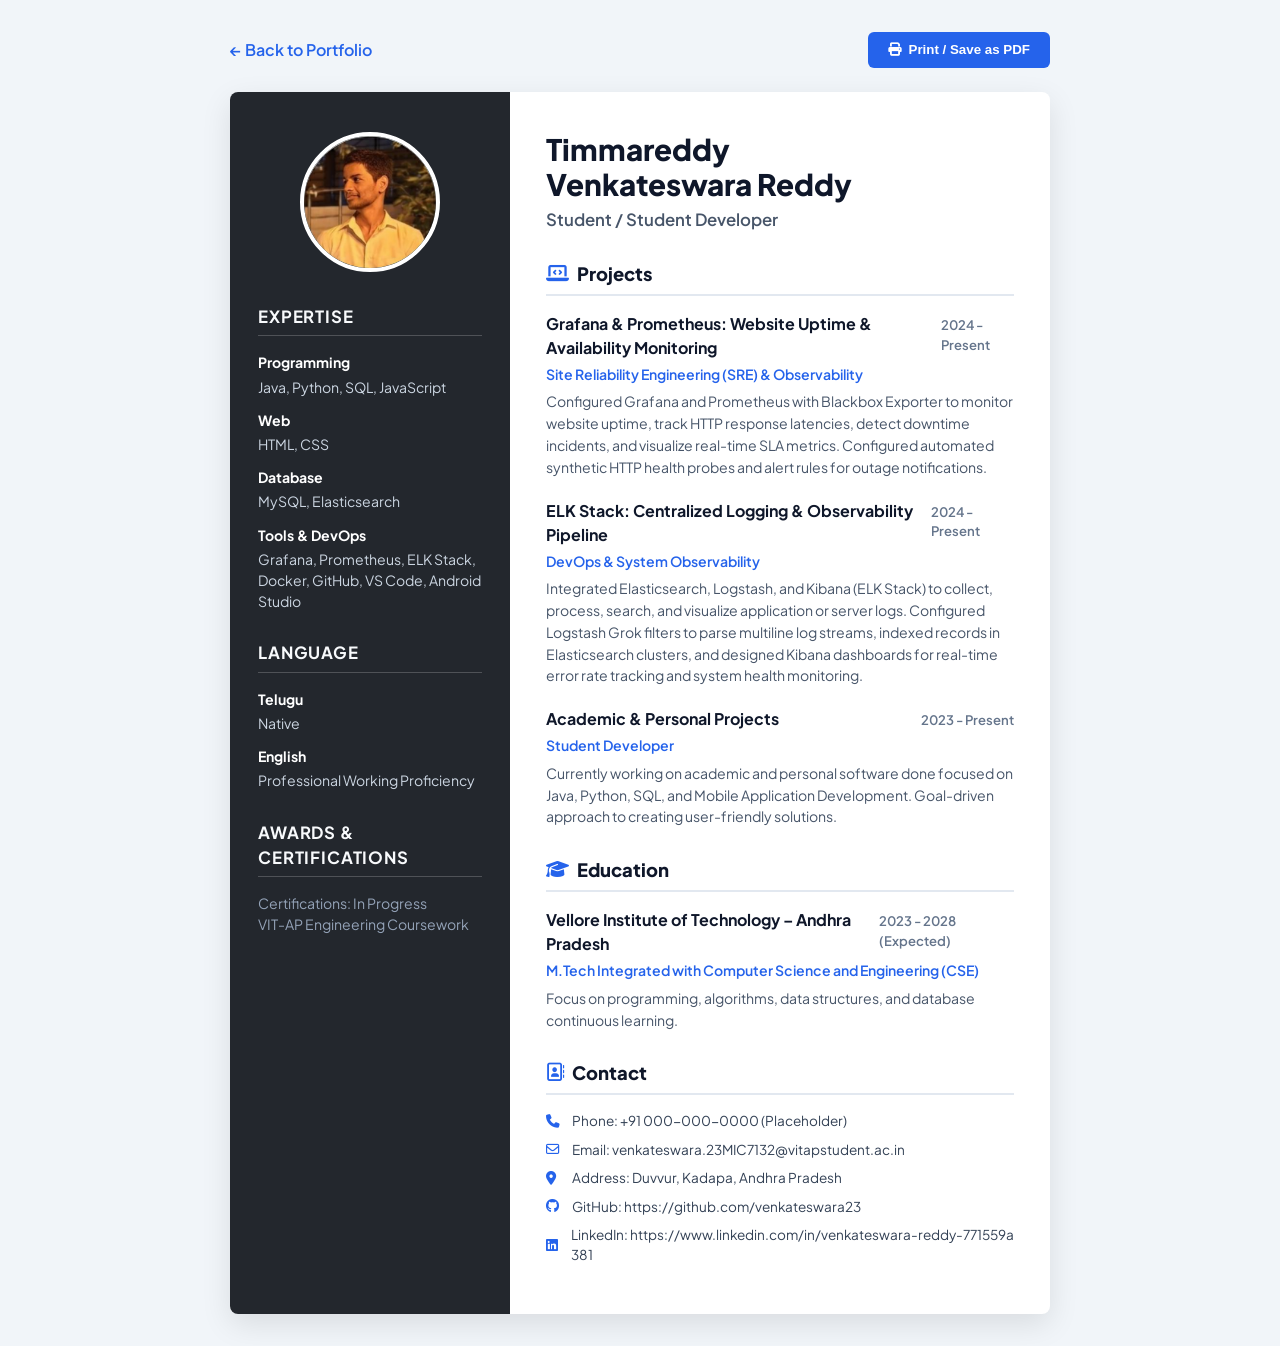
<file: assets/docs/Timmareddy_Venkateswara_Reddy_Resume.html>
<!DOCTYPE html>
<html lang="en">
<head>
  <meta charset="UTF-8">
  <title>Resume - Timmareddy Venkateswara Reddy</title>
  <meta name="viewport" content="width=device-width, initial-scale=1.0">
  <link rel="icon" type="image/png" href="../images/profile.png">
  <link rel="stylesheet" href="https://cdnjs.cloudflare.com/ajax/libs/font-awesome/6.5.1/css/all.min.css">
  <style>
    @import url('https://fonts.googleapis.com/css2?family=Plus+Jakarta+Sans:wght@300;400;500;600;700;800&display=swap');
    
    * { box-sizing: border-box; margin: 0; padding: 0; }
    body {
      font-family: 'Plus Jakarta Sans', sans-serif;
      background: #f1f5f9;
      color: #1e293b;
      line-height: 1.5;
      padding: 2rem 1rem;
    }
    .resume-page {
      max-width: 820px;
      margin: 0 auto;
      background: #ffffff;
      box-shadow: 0 10px 30px rgba(0,0,0,0.1);
      border-radius: 8px;
      overflow: hidden;
      display: grid;
      grid-template-columns: 280px 1fr;
    }
    .resume-sidebar {
      background: #23272d;
      color: #f8fafc;
      padding: 2.5rem 1.75rem;
    }
    .profile-wrap {
      text-align: center;
      margin-bottom: 2rem;
    }
    .profile-img {
      width: 140px;
      height: 140px;
      border-radius: 50%;
      border: 4px solid #ffffff;
      object-fit: cover;
      margin: 0 auto 1rem;
      display: block;
    }
    .side-title {
      font-size: 1.05rem;
      font-weight: 700;
      letter-spacing: 0.05em;
      text-transform: uppercase;
      border-bottom: 1px solid rgba(255,255,255,0.2);
      padding-bottom: 0.4rem;
      margin: 1.75rem 0 1rem;
    }
    .side-item {
      font-size: 0.88rem;
      color: #cbd5e1;
      margin-bottom: 0.75rem;
    }
    .side-item strong {
      color: #ffffff;
      display: block;
      margin-bottom: 0.2rem;
    }
    .resume-main {
      padding: 2.5rem 2.25rem;
    }
    .name-header h1 {
      font-size: 1.85rem;
      font-weight: 800;
      color: #0f172a;
      line-height: 1.2;
    }
    .name-header .title {
      font-size: 1.05rem;
      color: #475569;
      margin-top: 0.25rem;
      margin-bottom: 1.75rem;
      font-weight: 600;
    }
    .section-title {
      font-size: 1.15rem;
      font-weight: 800;
      color: #0f172a;
      border-bottom: 2px solid #e2e8f0;
      padding-bottom: 0.4rem;
      margin: 1.75rem 0 1rem;
      display: flex;
      align-items: center;
      gap: 0.5rem;
    }
    .entry-card {
      margin-bottom: 1.25rem;
    }
    .entry-header {
      display: flex;
      justify-content: space-between;
      align-items: baseline;
      margin-bottom: 0.25rem;
    }
    .entry-title {
      font-size: 1rem;
      font-weight: 700;
      color: #0f172a;
    }
    .entry-date {
      font-size: 0.82rem;
      color: #64748b;
      font-weight: 600;
    }
    .entry-subtitle {
      font-size: 0.88rem;
      font-weight: 600;
      color: #2563eb;
      margin-bottom: 0.4rem;
    }
    .entry-desc {
      font-size: 0.88rem;
      color: #475569;
      line-height: 1.55;
    }
    .contact-item {
      display: flex;
      align-items: center;
      gap: 0.6rem;
      font-size: 0.85rem;
      color: #334155;
      margin-bottom: 0.5rem;
      word-break: break-all;
    }
    .contact-item i {
      color: #2563eb;
      width: 16px;
    }
    .print-actions {
      max-width: 820px;
      margin: 0 auto 1.5rem;
      display: flex;
      justify-content: space-between;
      align-items: center;
    }
    .btn-print {
      background: #2563eb;
      color: white;
      border: none;
      padding: 0.65rem 1.25rem;
      border-radius: 6px;
      font-weight: 600;
      cursor: pointer;
      display: inline-flex;
      align-items: center;
      gap: 0.5rem;
    }
    @media print {
      body { background: white; padding: 0; }
      .print-actions { display: none; }
      .resume-page { box-shadow: none; border-radius: 0; width: 100%; max-width: 100%; }
    }
    @media (max-width: 650px) {
      .resume-page { grid-template-columns: 1fr; }
    }
  </style>
</head>
<body>

  <div class="print-actions">
    <a href="../../index.html" style="color:#2563eb; text-decoration:none; font-weight:600;">
      &larr; Back to Portfolio
    </a>
    <button class="btn-print" onclick="window.print()">
      <i class="fa-solid fa-print"></i> Print / Save as PDF
    </button>
  </div>

  <div class="resume-page">
    <!-- Left Sidebar -->
    <div class="resume-sidebar">
      <div class="profile-wrap">
        <img src="../images/profile.png" alt="Timmareddy Venkateswara Reddy" class="profile-img">
      </div>

      <div class="side-title">Expertise</div>
      <div class="side-item">
        <strong>Programming</strong>
        Java, Python, SQL, JavaScript
      </div>
      <div class="side-item">
        <strong>Web</strong>
        HTML, CSS
      </div>
      <div class="side-item">
        <strong>Database</strong>
        MySQL, Elasticsearch
      </div>
      <div class="side-item">
        <strong>Tools & DevOps</strong>
        Grafana, Prometheus, ELK Stack, Docker, GitHub, VS Code, Android Studio
      </div>

      <div class="side-title">Language</div>
      <div class="side-item">
        <strong>Telugu</strong>
        Native
      </div>
      <div class="side-item">
        <strong>English</strong>
        Professional Working Proficiency
      </div>

      <div class="side-title">Awards & Certifications</div>
      <div class="side-item" style="color:#94a3b8;">
        Certifications: In Progress<br>
        VIT-AP Engineering Coursework
      </div>
    </div>

    <!-- Right Main Column -->
    <div class="resume-main">
      <div class="name-header">
        <h1>Timmareddy<br>Venkateswara Reddy</h1>
        <div class="title">Student / Student Developer</div>
      </div>

      <!-- Projects Section -->
      <div class="section-title">
        <i class="fa-solid fa-laptop-code" style="color:#2563eb;"></i>
        <span>Projects</span>
      </div>
      <div class="entry-card">
        <div class="entry-header">
          <div class="entry-title">Grafana & Prometheus: Website Uptime & Availability Monitoring</div>
          <div class="entry-date">2024 - Present</div>
        </div>
        <div class="entry-subtitle">Site Reliability Engineering (SRE) & Observability</div>
        <div class="entry-desc">
          Configured Grafana and Prometheus with Blackbox Exporter to monitor website uptime, track HTTP response latencies, detect downtime incidents, and visualize real-time SLA metrics. Configured automated synthetic HTTP health probes and alert rules for outage notifications.
        </div>
      </div>
      <div class="entry-card">
        <div class="entry-header">
          <div class="entry-title">ELK Stack: Centralized Logging & Observability Pipeline</div>
          <div class="entry-date">2024 - Present</div>
        </div>
        <div class="entry-subtitle">DevOps & System Observability</div>
        <div class="entry-desc">
          Integrated Elasticsearch, Logstash, and Kibana (ELK Stack) to collect, process, search, and visualize application or server logs. Configured Logstash Grok filters to parse multiline log streams, indexed records in Elasticsearch clusters, and designed Kibana dashboards for real-time error rate tracking and system health monitoring.
        </div>
      </div>
      <div class="entry-card">
        <div class="entry-header">
          <div class="entry-title">Academic & Personal Projects</div>
          <div class="entry-date">2023 - Present</div>
        </div>
        <div class="entry-subtitle">Student Developer</div>
        <div class="entry-desc">
          Currently working on academic and personal software done focused on Java, Python, SQL, and Mobile Application Development. Goal-driven approach to creating user-friendly solutions.
        </div>
      </div>

      <!-- Education Section -->
      <div class="section-title">
        <i class="fa-solid fa-graduation-cap" style="color:#2563eb;"></i>
        <span>Education</span>
      </div>
      <div class="entry-card">
        <div class="entry-header">
          <div class="entry-title">Vellore Institute of Technology – Andhra Pradesh</div>
          <div class="entry-date">2023 - 2028 (Expected)</div>
        </div>
        <div class="entry-subtitle">M.Tech Integrated with Computer Science and Engineering (CSE)</div>
        <div class="entry-desc">
          Focus on programming, algorithms, data structures, and database continuous learning.
        </div>
      </div>

      <!-- Contact Section -->
      <div class="section-title">
        <i class="fa-regular fa-address-book" style="color:#2563eb;"></i>
        <span>Contact</span>
      </div>
      <div class="contact-item">
        <i class="fa-solid fa-phone"></i>
        <span>Phone: +91 000-000-0000 (Placeholder)</span>
      </div>
      <div class="contact-item">
        <i class="fa-regular fa-envelope"></i>
        <span>Email: venkateswara.23MIC7132@vitapstudent.ac.in</span>
      </div>
      <div class="contact-item">
        <i class="fa-solid fa-location-dot"></i>
        <span>Address: Duvvur, Kadapa, Andhra Pradesh</span>
      </div>
      <div class="contact-item">
        <i class="fa-brands fa-github"></i>
        <span>GitHub: https://github.com/venkateswara23</span>
      </div>
      <div class="contact-item">
        <i class="fa-brands fa-linkedin"></i>
        <span>LinkedIn: https://www.linkedin.com/in/venkateswara-reddy-771559a381</span>
      </div>
    </div>
  </div>

</body>
</html>
</file>
<file: css/style.css>
/* ==========================================================================
   TIMMAREDDY VENKATESWARA REDDY - MODERN PORTFOLIO DESIGN SYSTEM
   Featuring: CSS Variables, Glassmorphism, Dark/Light Themes, Fluid Typography,
   Micro-interactions, Neon Glow Accents, and Responsive Bento Grids.
   ========================================================================== */

@import url('https://fonts.googleapis.com/css2?family=Plus+Jakarta+Sans:wght@300;400;500;600;700;800&family=Fira+Code:wght@400;500&display=swap');

:root {
  /* Dark Theme Palette (Default) */
  --bg-primary: #0a0e17;
  --bg-secondary: #111827;
  --bg-tertiary: #1f2937;
  --bg-glass: rgba(17, 24, 39, 0.75);
  --bg-glass-card: rgba(255, 255, 255, 0.035);
  --bg-glass-card-hover: rgba(255, 255, 255, 0.07);
  --border-color: rgba(255, 255, 255, 0.09);
  --border-color-glow: rgba(99, 102, 241, 0.35);

  --accent-primary: #6366f1; /* Indigo */
  --accent-secondary: #3b82f6; /* Blue */
  --accent-cyan: #06b6d4; /* Cyan */
  --accent-emerald: #10b981; /* Emerald */
  --accent-amber: #f59e0b;
  --accent-gradient: linear-gradient(135deg, #6366f1 0%, #3b82f6 50%, #06b6d4 100%);
  --accent-gradient-text: linear-gradient(135deg, #818cf8 0%, #60a5fa 50%, #38bdf8 100%);
  --accent-glow: rgba(99, 102, 241, 0.35);

  --text-primary: #f8fafc;
  --text-secondary: #94a3b8;
  --text-muted: #64748b;
  --text-inverse: #0a0e17;

  --card-shadow: 0 10px 30px -10px rgba(0, 0, 0, 0.5);
  --card-shadow-hover: 0 20px 40px -15px rgba(99, 102, 241, 0.25);
  --glow-shadow: 0 0 25px rgba(99, 102, 241, 0.35);

  --radius-sm: 8px;
  --radius-md: 14px;
  --radius-lg: 20px;
  --radius-full: 9999px;

  --font-main: 'Plus Jakarta Sans', -apple-system, BlinkMacSystemFont, 'Segoe UI', Roboto, sans-serif;
  --font-code: 'Fira Code', monospace;
  --transition-fast: 0.2s cubic-bezier(0.4, 0, 0.2, 1);
  --transition-normal: 0.3s cubic-bezier(0.4, 0, 0.2, 1);
  --transition-smooth: 0.5s cubic-bezier(0.16, 1, 0.3, 1);
}

[data-theme="light"] {
  --bg-primary: #f8fafc;
  --bg-secondary: #ffffff;
  --bg-tertiary: #f1f5f9;
  --bg-glass: rgba(255, 255, 255, 0.85);
  --bg-glass-card: rgba(255, 255, 255, 0.9);
  --bg-glass-card-hover: rgba(255, 255, 255, 1);
  --border-color: rgba(15, 23, 42, 0.08);
  --border-color-glow: rgba(99, 102, 241, 0.4);

  --text-primary: #0f172a;
  --text-secondary: #475569;
  --text-muted: #94a3b8;
  --text-inverse: #ffffff;

  --card-shadow: 0 10px 25px -5px rgba(0, 0, 0, 0.05), 0 8px 10px -6px rgba(0, 0, 0, 0.02);
  --card-shadow-hover: 0 20px 30px -10px rgba(99, 102, 241, 0.15);
  --glow-shadow: 0 0 20px rgba(99, 102, 241, 0.2);
}

/* ==========================================================================
   RESET & BASE STYLES
   ========================================================================== */
*, *::before, *::after {
  box-sizing: border-box;
  margin: 0;
  padding: 0;
}

html {
  scroll-behavior: smooth;
  font-size: 16px;
}

body {
  font-family: var(--font-main);
  background-color: var(--bg-primary);
  color: var(--text-primary);
  line-height: 1.6;
  overflow-x: hidden;
  transition: background-color var(--transition-normal), color var(--transition-normal);
  position: relative;
  min-height: 100vh;
}

/* Ambient Background Glow Effect */
body::before, body::after {
  content: '';
  position: fixed;
  width: 500px;
  height: 500px;
  border-radius: 50%;
  pointer-events: none;
  z-index: -1;
  filter: blur(140px);
  opacity: 0.18;
}

body::before {
  top: -100px;
  left: -100px;
  background: radial-gradient(circle, var(--accent-primary) 0%, transparent 70%);
}

body::after {
  bottom: 50px;
  right: -100px;
  background: radial-gradient(circle, var(--accent-cyan) 0%, transparent 70%);
}

a {
  color: inherit;
  text-decoration: none;
  transition: var(--transition-fast);
}

button {
  font-family: inherit;
  cursor: pointer;
  border: none;
  outline: none;
  background: none;
}

img {
  max-width: 100%;
  height: auto;
  display: block;
}

.container {
  width: 90%;
  max-width: 1200px;
  margin: 0 auto;
  padding: 0 1rem;
}

.section {
  padding: 6rem 0;
  position: relative;
}

/* ==========================================================================
   TYPOGRAPHY & SECTION HEADERS
   ========================================================================== */
.section-header {
  text-align: center;
  margin-bottom: 3.5rem;
}

.section-tag {
  display: inline-flex;
  align-items: center;
  gap: 0.5rem;
  padding: 0.35rem 1rem;
  border-radius: var(--radius-full);
  background: rgba(99, 102, 241, 0.1);
  border: 1px solid rgba(99, 102, 241, 0.25);
  color: var(--accent-primary);
  font-size: 0.85rem;
  font-weight: 600;
  letter-spacing: 0.05em;
  text-transform: uppercase;
  margin-bottom: 1rem;
}

.section-title {
  font-size: clamp(2rem, 3.5vw, 2.75rem);
  font-weight: 800;
  line-height: 1.2;
  margin-bottom: 1rem;
  letter-spacing: -0.02em;
}

.gradient-text {
  background: var(--accent-gradient-text);
  -webkit-background-clip: text;
  -webkit-text-fill-color: transparent;
  display: inline-block;
}

.section-subtitle {
  color: var(--text-secondary);
  font-size: 1.1rem;
  max-width: 650px;
  margin: 0 auto;
}

/* ==========================================================================
   NAVIGATION BAR
   ========================================================================== */
.navbar {
  position: fixed;
  top: 1rem;
  left: 50%;
  transform: translateX(-50%);
  width: 92%;
  max-width: 1200px;
  height: 4.2rem;
  background: var(--bg-glass);
  backdrop-filter: blur(16px);
  -webkit-backdrop-filter: blur(16px);
  border: 1px solid var(--border-color);
  border-radius: var(--radius-lg);
  display: flex;
  align-items: center;
  justify-content: space-between;
  padding: 0 1.5rem;
  z-index: 1000;
  transition: all var(--transition-normal);
  box-shadow: 0 10px 30px -10px rgba(0, 0, 0, 0.2);
}

.navbar.scrolled {
  top: 0.5rem;
  height: 3.8rem;
  box-shadow: 0 15px 35px -5px rgba(0, 0, 0, 0.3);
}

.brand-logo {
  display: flex;
  align-items: center;
  gap: 0.75rem;
  font-weight: 800;
  font-size: 1.15rem;
  letter-spacing: -0.01em;
}

.logo-badge {
  width: 38px;
  height: 38px;
  border-radius: var(--radius-md);
  background: var(--accent-gradient);
  display: flex;
  align-items: center;
  justify-content: center;
  color: white;
  font-weight: 800;
  font-size: 1.1rem;
  box-shadow: var(--glow-shadow);
}

.nav-links {
  display: flex;
  align-items: center;
  gap: 1.5rem;
  list-style: none;
}

.nav-link {
  color: var(--text-secondary);
  font-size: 0.95rem;
  font-weight: 500;
  position: relative;
  padding: 0.25rem 0;
  transition: color var(--transition-fast);
}

.nav-link:hover, .nav-link.active {
  color: var(--text-primary);
}

.nav-link::after {
  content: '';
  position: absolute;
  bottom: 0;
  left: 0;
  width: 0;
  height: 2px;
  background: var(--accent-gradient);
  border-radius: var(--radius-full);
  transition: width var(--transition-fast);
}

.nav-link:hover::after, .nav-link.active::after {
  width: 100%;
}

.nav-actions {
  display: flex;
  align-items: center;
  gap: 0.85rem;
}

/* Theme Toggle Button */
.theme-toggle-btn {
  width: 38px;
  height: 38px;
  border-radius: var(--radius-md);
  background: var(--bg-tertiary);
  border: 1px solid var(--border-color);
  color: var(--text-primary);
  display: flex;
  align-items: center;
  justify-content: center;
  font-size: 1.1rem;
  transition: var(--transition-fast);
}

.theme-toggle-btn:hover {
  border-color: var(--accent-primary);
  transform: rotate(15deg);
}

/* Auth Pill Button in Navbar */
.nav-auth-btn {
  display: inline-flex;
  align-items: center;
  gap: 0.5rem;
  padding: 0.5rem 1.1rem;
  border-radius: var(--radius-full);
  background: var(--accent-gradient);
  color: white;
  font-size: 0.88rem;
  font-weight: 600;
  box-shadow: 0 4px 15px rgba(99, 102, 241, 0.35);
  transition: transform var(--transition-fast), box-shadow var(--transition-fast);
}

.nav-auth-btn:hover {
  transform: translateY(-2px);
  box-shadow: 0 8px 25px rgba(99, 102, 241, 0.45);
}

.user-status-pill {
  display: inline-flex;
  align-items: center;
  gap: 0.6rem;
  padding: 0.35rem 0.85rem 0.35rem 0.4rem;
  background: var(--bg-tertiary);
  border: 1px solid var(--border-color);
  border-radius: var(--radius-full);
  font-size: 0.85rem;
  color: var(--text-primary);
}

.user-avatar-tiny {
  width: 28px;
  height: 28px;
  border-radius: 50%;
  object-fit: cover;
  border: 1px solid var(--accent-primary);
}

/* Hamburger Menu Toggle (Mobile) */
.hamburger {
  display: none;
  flex-direction: column;
  justify-content: space-around;
  width: 28px;
  height: 24px;
  background: transparent;
  border: none;
  cursor: pointer;
  z-index: 1001;
}

.hamburger span {
  width: 100%;
  height: 2px;
  background: var(--text-primary);
  border-radius: 10px;
  transition: all var(--transition-normal);
}

/* ==========================================================================
   HERO SECTION
   ========================================================================== */
.hero {
  min-height: 100vh;
  padding-top: 8rem;
  display: flex;
  align-items: center;
  position: relative;
}

.hero-grid {
  display: grid;
  grid-template-columns: 1.25fr 0.95fr;
  align-items: center;
  gap: 3.5rem;
}

.hero-content {
  display: flex;
  flex-direction: column;
  align-items: flex-start;
}

.status-badge {
  display: inline-flex;
  align-items: center;
  gap: 0.6rem;
  padding: 0.4rem 1rem;
  border-radius: var(--radius-full);
  background: rgba(16, 185, 129, 0.1);
  border: 1px solid rgba(16, 185, 129, 0.3);
  color: var(--accent-emerald);
  font-size: 0.85rem;
  font-weight: 600;
  margin-bottom: 1.5rem;
  box-shadow: 0 0 15px rgba(16, 185, 129, 0.15);
}

.status-pulse {
  width: 8px;
  height: 8px;
  border-radius: 50%;
  background-color: var(--accent-emerald);
  box-shadow: 0 0 0 0 rgba(16, 185, 129, 0.7);
  animation: pulse 2s infinite;
}

@keyframes pulse {
  0% { transform: scale(0.95); box-shadow: 0 0 0 0 rgba(16, 185, 129, 0.7); }
  70% { transform: scale(1); box-shadow: 0 0 0 8px rgba(16, 185, 129, 0); }
  100% { transform: scale(0.95); box-shadow: 0 0 0 0 rgba(16, 185, 129, 0); }
}

.hero-title {
  font-size: clamp(2.4rem, 4.2vw, 3.8rem);
  font-weight: 800;
  line-height: 1.15;
  letter-spacing: -0.03em;
  margin-bottom: 1.25rem;
}

.hero-role {
  font-size: clamp(1.15rem, 2vw, 1.45rem);
  color: var(--text-secondary);
  font-weight: 600;
  margin-bottom: 1.5rem;
}

.hero-role span {
  color: var(--accent-cyan);
}

.hero-bio {
  color: var(--text-secondary);
  font-size: 1.05rem;
  line-height: 1.7;
  max-width: 580px;
  margin-bottom: 2rem;
}

.hero-meta-strip {
  display: flex;
  flex-wrap: wrap;
  gap: 1.5rem;
  margin-bottom: 2.25rem;
  padding: 1rem 1.25rem;
  background: var(--bg-glass-card);
  border: 1px solid var(--border-color);
  border-radius: var(--radius-md);
  width: 100%;
}

.meta-item {
  display: flex;
  align-items: center;
  gap: 0.6rem;
  font-size: 0.9rem;
  color: var(--text-secondary);
}

.meta-item strong {
  color: var(--text-primary);
}

.meta-item i {
  color: var(--accent-primary);
  font-size: 1.05rem;
}

.hero-cta-group {
  display: flex;
  flex-wrap: wrap;
  align-items: center;
  gap: 1rem;
  margin-bottom: 2.5rem;
}

.btn-primary {
  display: inline-flex;
  align-items: center;
  gap: 0.6rem;
  padding: 0.85rem 1.8rem;
  border-radius: var(--radius-full);
  background: var(--accent-gradient);
  color: white;
  font-weight: 600;
  font-size: 0.95rem;
  box-shadow: 0 4px 20px rgba(99, 102, 241, 0.4);
  transition: all var(--transition-fast);
}

.btn-primary:hover {
  transform: translateY(-2px);
  box-shadow: 0 8px 30px rgba(99, 102, 241, 0.55);
}

.btn-secondary {
  display: inline-flex;
  align-items: center;
  gap: 0.6rem;
  padding: 0.85rem 1.8rem;
  border-radius: var(--radius-full);
  background: var(--bg-glass-card);
  border: 1px solid var(--border-color);
  color: var(--text-primary);
  font-weight: 600;
  font-size: 0.95rem;
  backdrop-filter: blur(10px);
  transition: all var(--transition-fast);
}

.btn-secondary:hover {
  background: var(--bg-glass-card-hover);
  border-color: var(--accent-primary);
  transform: translateY(-2px);
}

.hero-socials {
  display: flex;
  align-items: center;
  gap: 1rem;
}

.social-pill {
  width: 42px;
  height: 42px;
  border-radius: var(--radius-md);
  background: var(--bg-glass-card);
  border: 1px solid var(--border-color);
  color: var(--text-secondary);
  display: flex;
  align-items: center;
  justify-content: center;
  font-size: 1.15rem;
  transition: all var(--transition-fast);
}

.social-pill:hover {
  color: white;
  background: var(--accent-primary);
  border-color: var(--accent-primary);
  transform: translateY(-3px);
  box-shadow: var(--glow-shadow);
}

/* Hero Visual / Avatar Showcase */
.hero-visual {
  display: flex;
  justify-content: center;
  position: relative;
}

.avatar-wrapper {
  position: relative;
  width: 320px;
  height: 320px;
}

.avatar-ring {
  position: absolute;
  inset: -12px;
  border-radius: 50%;
  background: conic-gradient(from 180deg at 50% 50%, #6366f1 0deg, #3b82f6 120deg, #06b6d4 240deg, #6366f1 360deg);
  animation: spin 15s linear infinite;
  opacity: 0.85;
  filter: blur(8px);
}

@keyframes spin {
  from { transform: rotate(0deg); }
  to { transform: rotate(360deg); }
}

.avatar-card {
  position: relative;
  width: 100%;
  height: 100%;
  border-radius: 50%;
  overflow: hidden;
  border: 4px solid var(--bg-primary);
  box-shadow: 0 20px 50px rgba(0, 0, 0, 0.5);
  background: #1e293b;
}

.avatar-img {
  width: 100%;
  height: 100%;
  object-fit: cover;
  transform: scale(1.02);
  transition: transform var(--transition-smooth);
}

.avatar-card:hover .avatar-img {
  transform: scale(1.08);
}

/* Floating Technology Badges */
.floating-badge {
  position: absolute;
  padding: 0.6rem 1rem;
  border-radius: var(--radius-md);
  background: var(--bg-glass);
  backdrop-filter: blur(12px);
  border: 1px solid var(--border-color);
  box-shadow: 0 10px 25px rgba(0, 0, 0, 0.3);
  display: flex;
  align-items: center;
  gap: 0.6rem;
  font-size: 0.88rem;
  font-weight: 600;
  color: var(--text-primary);
  animation: float 4s ease-in-out infinite alternate;
}

.badge-java {
  top: 10%;
  left: -20px;
  border-left: 3px solid #e76f51;
}

.badge-python {
  bottom: 12%;
  left: -25px;
  border-left: 3px solid #38bdf8;
  animation-delay: -1.5s;
}

.badge-android {
  top: 55%;
  right: -30px;
  border-left: 3px solid #10b981;
  animation-delay: -3s;
}

@keyframes float {
  0% { transform: translateY(0px); }
  100% { transform: translateY(-12px); }
}

/* ==========================================================================
   ABOUT & BENTO GRID SECTION
   ========================================================================== */
.bento-grid {
  display: grid;
  grid-template-columns: repeat(12, 1fr);
  gap: 1.5rem;
}

.bento-card {
  background: var(--bg-glass-card);
  backdrop-filter: blur(14px);
  border: 1px solid var(--border-color);
  border-radius: var(--radius-lg);
  padding: 2rem;
  transition: all var(--transition-normal);
  position: relative;
  overflow: hidden;
}

.bento-card::before {
  content: '';
  position: absolute;
  top: 0;
  left: 0;
  width: 100%;
  height: 2px;
  background: var(--accent-gradient);
  opacity: 0;
  transition: opacity var(--transition-normal);
}

.bento-card:hover {
  background: var(--bg-glass-card-hover);
  border-color: var(--border-color-glow);
  transform: translateY(-4px);
  box-shadow: var(--card-shadow-hover);
}

.bento-card:hover::before {
  opacity: 1;
}

.bento-col-8 {
  grid-column: span 8;
}

.bento-col-4 {
  grid-column: span 4;
}

.bento-col-6 {
  grid-column: span 6;
}

.card-icon-header {
  width: 48px;
  height: 48px;
  border-radius: var(--radius-md);
  background: rgba(99, 102, 241, 0.12);
  color: var(--accent-primary);
  display: flex;
  align-items: center;
  justify-content: center;
  font-size: 1.4rem;
  margin-bottom: 1.25rem;
}

.bento-card h3 {
  font-size: 1.35rem;
  font-weight: 700;
  margin-bottom: 0.75rem;
  letter-spacing: -0.01em;
}

.bento-card p {
  color: var(--text-secondary);
  font-size: 0.98rem;
  line-height: 1.65;
}

.highlight-list {
  list-style: none;
  margin-top: 1.25rem;
  display: flex;
  flex-direction: column;
  gap: 0.75rem;
}

.highlight-list li {
  display: flex;
  align-items: flex-start;
  gap: 0.75rem;
  font-size: 0.95rem;
  color: var(--text-secondary);
}

.highlight-list li i {
  color: var(--accent-primary);
  margin-top: 0.2rem;
}

/* Spoken Languages Dial Grid */
.languages-grid {
  display: grid;
  grid-template-columns: repeat(2, 1fr);
  gap: 1rem;
  margin-top: 1.5rem;
}

.lang-card {
  padding: 1.2rem;
  background: var(--bg-tertiary);
  border-radius: var(--radius-md);
  border: 1px solid var(--border-color);
  text-align: center;
}

.lang-name {
  font-weight: 700;
  font-size: 1.05rem;
  margin-bottom: 0.25rem;
}

.lang-level {
  font-size: 0.8rem;
  color: var(--accent-cyan);
  font-weight: 600;
  text-transform: uppercase;
  letter-spacing: 0.04em;
  margin-bottom: 0.75rem;
}

.lang-bar-bg {
  width: 100%;
  height: 6px;
  background: rgba(255, 255, 255, 0.1);
  border-radius: var(--radius-full);
  overflow: hidden;
}

.lang-bar-fill {
  height: 100%;
  background: var(--accent-gradient);
  border-radius: var(--radius-full);
}

/* ==========================================================================
   TECHNICAL SKILLS SECTION
   ========================================================================== */
.skills-filter {
  display: flex;
  justify-content: center;
  flex-wrap: wrap;
  gap: 0.75rem;
  margin-bottom: 2.5rem;
}

.filter-btn {
  padding: 0.55rem 1.25rem;
  border-radius: var(--radius-full);
  background: var(--bg-glass-card);
  border: 1px solid var(--border-color);
  color: var(--text-secondary);
  font-weight: 600;
  font-size: 0.88rem;
  transition: all var(--transition-fast);
}

.filter-btn:hover, .filter-btn.active {
  background: var(--accent-primary);
  color: white;
  border-color: var(--accent-primary);
  box-shadow: 0 4px 15px rgba(99, 102, 241, 0.35);
}

.skills-grid {
  display: grid;
  grid-template-columns: repeat(auto-fill, minmax(280px, 1fr));
  gap: 1.5rem;
}

.skill-card {
  background: var(--bg-glass-card);
  backdrop-filter: blur(12px);
  border: 1px solid var(--border-color);
  border-radius: var(--radius-md);
  padding: 1.5rem;
  display: flex;
  align-items: center;
  gap: 1.25rem;
  transition: all var(--transition-normal);
}

.skill-card:hover {
  background: var(--bg-glass-card-hover);
  border-color: var(--accent-primary);
  transform: translateY(-3px);
  box-shadow: var(--card-shadow-hover);
}

.skill-icon-wrap {
  width: 52px;
  height: 52px;
  border-radius: var(--radius-md);
  background: var(--bg-tertiary);
  display: flex;
  align-items: center;
  justify-content: center;
  font-size: 1.75rem;
  flex-shrink: 0;
  border: 1px solid var(--border-color);
}

.skill-info {
  flex-grow: 1;
}

.skill-name-row {
  display: flex;
  justify-content: space-between;
  align-items: center;
  margin-bottom: 0.5rem;
}

.skill-name {
  font-weight: 700;
  font-size: 1rem;
}

.skill-level-text {
  font-size: 0.8rem;
  color: var(--accent-cyan);
  font-weight: 600;
}

.skill-bar-track {
  width: 100%;
  height: 6px;
  background: rgba(255, 255, 255, 0.08);
  border-radius: var(--radius-full);
  overflow: hidden;
}

.skill-bar-progress {
  height: 100%;
  border-radius: var(--radius-full);
  background: var(--accent-gradient);
  transition: width 1.2s cubic-bezier(0.16, 1, 0.3, 1);
}

/* ==========================================================================
   PROJECTS SECTION
   ========================================================================== */
.projects-grid {
  display: grid;
  grid-template-columns: repeat(auto-fill, minmax(360px, 1fr));
  gap: 2rem;
}

.project-card {
  background: var(--bg-glass-card);
  backdrop-filter: blur(14px);
  border: 1px solid var(--border-color);
  border-radius: var(--radius-lg);
  overflow: hidden;
  display: flex;
  flex-direction: column;
  transition: all var(--transition-smooth);
}

.project-card:hover {
  border-color: var(--accent-primary);
  transform: translateY(-6px);
  box-shadow: var(--card-shadow-hover);
}

.project-banner {
  height: 170px;
  background: linear-gradient(135deg, #1e1b4b 0%, #0f172a 100%);
  position: relative;
  display: flex;
  align-items: center;
  justify-content: center;
  overflow: hidden;
  border-bottom: 1px solid var(--border-color);
}

.project-banner-icon {
  font-size: 4rem;
  opacity: 0.8;
  transition: transform var(--transition-smooth);
}

.project-card:hover .project-banner-icon {
  transform: scale(1.15) rotate(5deg);
}

.project-badge-pill {
  position: absolute;
  top: 1rem;
  right: 1rem;
  padding: 0.35rem 0.85rem;
  border-radius: var(--radius-full);
  background: rgba(0, 0, 0, 0.6);
  backdrop-filter: blur(8px);
  font-size: 0.78rem;
  font-weight: 600;
  color: var(--accent-cyan);
  border: 1px solid rgba(255, 255, 255, 0.1);
}

.project-body {
  padding: 1.75rem;
  display: flex;
  flex-direction: column;
  flex-grow: 1;
}

.project-title {
  font-size: 1.25rem;
  font-weight: 700;
  margin-bottom: 0.75rem;
  letter-spacing: -0.01em;
}

.project-desc {
  color: var(--text-secondary);
  font-size: 0.92rem;
  line-height: 1.6;
  margin-bottom: 1.25rem;
  flex-grow: 1;
}

.project-tags {
  display: flex;
  flex-wrap: wrap;
  gap: 0.5rem;
  margin-bottom: 1.5rem;
}

.project-tag {
  padding: 0.25rem 0.7rem;
  border-radius: var(--radius-sm);
  background: var(--bg-tertiary);
  color: var(--text-secondary);
  font-size: 0.78rem;
  font-weight: 600;
  border: 1px solid var(--border-color);
}

.project-footer {
  display: flex;
  align-items: center;
  justify-content: space-between;
  padding-top: 1.25rem;
  border-top: 1px solid var(--border-color);
}

.project-link-btn {
  display: inline-flex;
  align-items: center;
  gap: 0.4rem;
  font-size: 0.88rem;
  font-weight: 600;
  color: var(--text-primary);
  transition: color var(--transition-fast);
}

.project-link-btn:hover {
  color: var(--accent-primary);
}

/* ==========================================================================
   EDUCATION & TIMELINE SECTION
   ========================================================================== */
.timeline {
  position: relative;
  max-width: 860px;
  margin: 0 auto;
}

.timeline::before {
  content: '';
  position: absolute;
  top: 0;
  bottom: 0;
  left: 32px;
  width: 2px;
  background: linear-gradient(180deg, var(--accent-primary) 0%, var(--accent-cyan) 100%);
  border-radius: var(--radius-full);
}

.timeline-item {
  position: relative;
  padding-left: 80px;
  margin-bottom: 3rem;
}

.timeline-node {
  position: absolute;
  left: 20px;
  top: 0;
  width: 26px;
  height: 26px;
  border-radius: 50%;
  background: var(--bg-primary);
  border: 3px solid var(--accent-primary);
  box-shadow: 0 0 15px var(--accent-primary);
  display: flex;
  align-items: center;
  justify-content: center;
}

.timeline-node::after {
  content: '';
  width: 8px;
  height: 8px;
  border-radius: 50%;
  background: white;
}

.timeline-card {
  background: var(--bg-glass-card);
  backdrop-filter: blur(14px);
  border: 1px solid var(--border-color);
  border-radius: var(--radius-lg);
  padding: 2rem;
  transition: all var(--transition-normal);
}

.timeline-card:hover {
  border-color: var(--accent-primary);
  transform: translateX(6px);
  box-shadow: var(--card-shadow-hover);
}

.timeline-date {
  display: inline-block;
  padding: 0.25rem 0.8rem;
  border-radius: var(--radius-full);
  background: rgba(99, 102, 241, 0.12);
  color: var(--accent-primary);
  font-size: 0.82rem;
  font-weight: 700;
  margin-bottom: 0.8rem;
}

.timeline-title {
  font-size: 1.35rem;
  font-weight: 800;
  margin-bottom: 0.4rem;
}

.timeline-subtitle {
  color: var(--accent-cyan);
  font-weight: 600;
  font-size: 1.05rem;
  margin-bottom: 1rem;
}

.timeline-desc {
  color: var(--text-secondary);
  font-size: 0.95rem;
  line-height: 1.65;
}

/* ==========================================================================
   RESUME PREVIEW & DOWNLOAD BANNER
   ========================================================================== */
.resume-banner-card {
  background: linear-gradient(135deg, rgba(30, 27, 75, 0.6) 0%, rgba(15, 23, 42, 0.8) 100%);
  border: 1px solid var(--border-color-glow);
  border-radius: var(--radius-lg);
  padding: 3rem;
  display: grid;
  grid-template-columns: 1.4fr 1fr;
  align-items: center;
  gap: 3rem;
  box-shadow: var(--card-shadow);
  backdrop-filter: blur(16px);
}

.resume-content h3 {
  font-size: 1.85rem;
  font-weight: 800;
  margin-bottom: 1rem;
  letter-spacing: -0.02em;
}

.resume-content p {
  color: var(--text-secondary);
  font-size: 1rem;
  line-height: 1.65;
  margin-bottom: 2rem;
}

.resume-preview-box {
  position: relative;
  border-radius: var(--radius-md);
  overflow: hidden;
  border: 1px solid var(--border-color);
  box-shadow: 0 15px 35px rgba(0, 0, 0, 0.4);
  cursor: pointer;
  transition: transform var(--transition-normal);
}

.resume-preview-box:hover {
  transform: scale(1.03) rotate(-1deg);
}

.resume-preview-box img {
  width: 100%;
  height: auto;
}

/* ==========================================================================
   CONTACT SECTION & INTERACTIVE FORM
   ========================================================================== */
.contact-grid {
  display: grid;
  grid-template-columns: 0.95fr 1.2fr;
  gap: 3rem;
}

.contact-info-card {
  background: var(--bg-glass-card);
  backdrop-filter: blur(14px);
  border: 1px solid var(--border-color);
  border-radius: var(--radius-lg);
  padding: 2.5rem;
  display: flex;
  flex-direction: column;
  gap: 1.75rem;
}

.info-box {
  display: flex;
  align-items: flex-start;
  gap: 1.25rem;
}

.info-icon {
  width: 48px;
  height: 48px;
  border-radius: var(--radius-md);
  background: rgba(99, 102, 241, 0.12);
  color: var(--accent-primary);
  display: flex;
  align-items: center;
  justify-content: center;
  font-size: 1.3rem;
  flex-shrink: 0;
}

.info-title {
  font-size: 0.82rem;
  color: var(--text-muted);
  text-transform: uppercase;
  font-weight: 700;
  letter-spacing: 0.05em;
  margin-bottom: 0.2rem;
}

.info-val {
  font-size: 1rem;
  font-weight: 600;
  color: var(--text-primary);
  word-break: break-all;
}

.contact-form-card {
  background: var(--bg-glass-card);
  backdrop-filter: blur(14px);
  border: 1px solid var(--border-color);
  border-radius: var(--radius-lg);
  padding: 2.5rem;
}

.form-group {
  margin-bottom: 1.5rem;
}

.form-label {
  display: block;
  font-size: 0.88rem;
  font-weight: 600;
  color: var(--text-primary);
  margin-bottom: 0.5rem;
}

.form-control {
  width: 100%;
  padding: 0.85rem 1.1rem;
  border-radius: var(--radius-md);
  background: var(--bg-secondary);
  border: 1px solid var(--border-color);
  color: var(--text-primary);
  font-family: inherit;
  font-size: 0.95rem;
  transition: all var(--transition-fast);
}

.form-control:focus {
  border-color: var(--accent-primary);
  box-shadow: 0 0 0 3px rgba(99, 102, 241, 0.2);
  outline: none;
}

textarea.form-control {
  min-height: 120px;
  resize: vertical;
}

/* ==========================================================================
   FOOTER
   ========================================================================== */
.footer {
  padding: 4rem 0 2rem;
  background: var(--bg-secondary);
  border-top: 1px solid var(--border-color);
  margin-top: 6rem;
}

.footer-top {
  display: flex;
  justify-content: space-between;
  align-items: center;
  flex-wrap: wrap;
  gap: 2rem;
  margin-bottom: 2.5rem;
}

.footer-bottom {
  display: flex;
  justify-content: space-between;
  align-items: center;
  flex-wrap: wrap;
  gap: 1rem;
  padding-top: 2rem;
  border-top: 1px solid var(--border-color);
  font-size: 0.88rem;
  color: var(--text-muted);
}

/* ==========================================================================
   MODALS & TOAST NOTIFICATIONS
   ========================================================================== */
.modal-overlay {
  position: fixed;
  inset: 0;
  background: rgba(0, 0, 0, 0.75);
  backdrop-filter: blur(8px);
  display: flex;
  align-items: center;
  justify-content: center;
  z-index: 2000;
  opacity: 0;
  pointer-events: none;
  transition: opacity var(--transition-normal);
  padding: 1.5rem;
}

.modal-overlay.active {
  opacity: 1;
  pointer-events: auto;
}

.modal-content {
  background: var(--bg-secondary);
  border: 1px solid var(--border-color);
  border-radius: var(--radius-lg);
  max-width: 650px;
  width: 100%;
  max-height: 90vh;
  overflow-y: auto;
  position: relative;
  padding: 2.5rem;
  box-shadow: 0 25px 60px rgba(0, 0, 0, 0.6);
  transform: translateY(20px) scale(0.97);
  transition: transform var(--transition-smooth);
}

.modal-overlay.active .modal-content {
  transform: translateY(0) scale(1);
}

.modal-close-btn {
  position: absolute;
  top: 1.25rem;
  right: 1.25rem;
  width: 36px;
  height: 36px;
  border-radius: 50%;
  background: var(--bg-tertiary);
  color: var(--text-secondary);
  display: flex;
  align-items: center;
  justify-content: center;
  font-size: 1.2rem;
  transition: var(--transition-fast);
}

.modal-close-btn:hover {
  background: var(--accent-primary);
  color: white;
}

/* Toast container */
.toast-container {
  position: fixed;
  bottom: 2rem;
  right: 2rem;
  display: flex;
  flex-direction: column;
  gap: 0.75rem;
  z-index: 9999;
}

.toast {
  padding: 1rem 1.5rem;
  border-radius: var(--radius-md);
  background: var(--bg-glass);
  backdrop-filter: blur(12px);
  border: 1px solid var(--border-color);
  color: var(--text-primary);
  box-shadow: 0 10px 30px rgba(0, 0, 0, 0.4);
  display: flex;
  align-items: center;
  gap: 0.75rem;
  font-size: 0.92rem;
  font-weight: 500;
  animation: slideInRight 0.3s cubic-bezier(0.16, 1, 0.3, 1);
}

@keyframes slideInRight {
  from { transform: translateX(100%); opacity: 0; }
  to { transform: translateX(0); opacity: 1; }
}

.toast.toast-success { border-left: 4px solid var(--accent-emerald); }
.toast.toast-error { border-left: 4px solid #ef4444; }
.toast.toast-info { border-left: 4px solid var(--accent-cyan); }

/* ==========================================================================
   RESPONSIVE DESIGN BREAKPOINTS
   ========================================================================== */
@media (max-width: 992px) {
  .hero-grid {
    grid-template-columns: 1fr;
    text-align: center;
  }
  .hero-content {
    align-items: center;
  }
  .hero-bio {
    margin: 0 auto 2rem;
  }
  .hero-meta-strip {
    justify-content: center;
  }
  .hero-cta-group {
    justify-content: center;
  }
  .bento-col-8, .bento-col-4, .bento-col-6 {
    grid-column: span 12;
  }
  .resume-banner-card {
    grid-template-columns: 1fr;
    text-align: center;
  }
  .contact-grid {
    grid-template-columns: 1fr;
  }
}

@media (max-width: 768px) {
  .nav-links {
    position: fixed;
    top: 5rem;
    left: 4%;
    width: 92%;
    background: var(--bg-secondary);
    border: 1px solid var(--border-color);
    border-radius: var(--radius-lg);
    flex-direction: column;
    padding: 2rem;
    box-shadow: 0 20px 40px rgba(0, 0, 0, 0.5);
    transform: translateY(-20px);
    opacity: 0;
    pointer-events: none;
    transition: all var(--transition-normal);
  }
  .nav-links.active {
    transform: translateY(0);
    opacity: 1;
    pointer-events: auto;
  }
  .hamburger {
    display: flex;
  }
  .section {
    padding: 4.5rem 0;
  }
  .projects-grid {
    grid-template-columns: 1fr;
  }
  .languages-grid {
    grid-template-columns: 1fr;
  }
}

/* ==========================================================================
   RAZORPAY INTEGRATION & SUPPORT SECTION
   ========================================================================== */
.support-card {
  background: linear-gradient(135deg, rgba(30, 27, 75, 0.55) 0%, rgba(15, 23, 42, 0.85) 100%);
  border: 1px solid var(--border-color-glow);
  border-radius: var(--radius-lg);
  padding: 3rem;
  backdrop-filter: blur(16px);
  position: relative;
  overflow: hidden;
  box-shadow: 0 20px 50px rgba(0, 0, 0, 0.4);
}

.support-grid {
  display: grid;
  grid-template-columns: 1.15fr 1fr;
  gap: 3rem;
  align-items: center;
}

.support-badge-row {
  display: flex;
  align-items: center;
  gap: 0.75rem;
  margin-bottom: 1.25rem;
}

.razorpay-verified-pill {
  display: inline-flex;
  align-items: center;
  gap: 0.5rem;
  padding: 0.35rem 0.85rem;
  border-radius: var(--radius-full);
  background: rgba(14, 116, 244, 0.15);
  border: 1px solid rgba(14, 116, 244, 0.4);
  color: #38bdf8;
  font-size: 0.82rem;
  font-weight: 700;
  text-transform: uppercase;
  letter-spacing: 0.05em;
}

.amount-options-grid {
  display: grid;
  grid-template-columns: repeat(3, 1fr);
  gap: 0.85rem;
  margin: 1.5rem 0;
}

.amount-btn {
  padding: 1rem 0.5rem;
  border-radius: var(--radius-md);
  background: var(--bg-glass-card);
  border: 1px solid var(--border-color);
  color: var(--text-primary);
  text-align: center;
  cursor: pointer;
  transition: all var(--transition-fast);
}

.amount-btn:hover, .amount-btn.active {
  background: rgba(99, 102, 241, 0.2);
  border-color: var(--accent-primary);
  transform: translateY(-3px);
  box-shadow: 0 5px 20px rgba(99, 102, 241, 0.3);
}

.amount-val {
  font-size: 1.35rem;
  font-weight: 800;
  color: #38bdf8;
  display: block;
}

.amount-label {
  font-size: 0.75rem;
  color: var(--text-muted);
  margin-top: 0.25rem;
  display: block;
}

.custom-amount-wrap {
  position: relative;
  margin-bottom: 1.5rem;
}

.custom-amount-prefix {
  position: absolute;
  left: 1rem;
  top: 50%;
  transform: translateY(-50%);
  font-weight: 700;
  font-size: 1.1rem;
  color: var(--text-muted);
}

.custom-amount-input {
  width: 100%;
  height: 48px;
  padding-left: 2.2rem;
  padding-right: 1rem;
  border-radius: var(--radius-md);
  background: var(--bg-secondary);
  border: 1px solid var(--border-color);
  color: var(--text-primary);
  font-size: 1rem;
  font-weight: 600;
}

.custom-amount-input:focus {
  border-color: var(--accent-primary);
  outline: none;
  box-shadow: 0 0 0 3px rgba(99, 102, 241, 0.2);
}

.btn-razorpay {
  width: 100%;
  height: 52px;
  border-radius: var(--radius-md);
  background: linear-gradient(135deg, #0c2340 0%, #0284c7 50%, #0284c7 100%);
  color: white;
  font-size: 1.05rem;
  font-weight: 700;
  display: flex;
  align-items: center;
  justify-content: center;
  gap: 0.75rem;
  border: 1px solid rgba(56, 189, 248, 0.5);
  box-shadow: 0 4px 25px rgba(2, 132, 199, 0.4);
  cursor: pointer;
  transition: all var(--transition-fast);
}

.btn-razorpay:hover {
  transform: translateY(-2px);
  box-shadow: 0 8px 35px rgba(2, 132, 199, 0.6);
  border-color: #38bdf8;
}

.payment-badges-row {
  display: flex;
  align-items: center;
  justify-content: center;
  flex-wrap: wrap;
  gap: 0.85rem;
  margin-top: 1rem;
  font-size: 0.78rem;
  color: var(--text-muted);
}

.payment-badge-tag {
  display: inline-flex;
  align-items: center;
  gap: 0.35rem;
  padding: 0.25rem 0.65rem;
  border-radius: var(--radius-sm);
  background: var(--bg-tertiary);
  border: 1px solid var(--border-color);
  color: var(--text-secondary);
  font-weight: 600;
}

/* Floating Tipping Button */
.floating-tip-btn {
  position: fixed;
  bottom: 2rem;
  left: 2rem;
  height: 46px;
  padding: 0 1.25rem;
  border-radius: var(--radius-full);
  background: linear-gradient(135deg, #0284c7 0%, #6366f1 100%);
  color: white;
  display: flex;
  align-items: center;
  gap: 0.6rem;
  font-weight: 700;
  font-size: 0.9rem;
  box-shadow: 0 10px 25px rgba(2, 132, 199, 0.4);
  z-index: 999;
  border: 1px solid rgba(255, 255, 255, 0.2);
  transition: all var(--transition-fast);
  cursor: pointer;
}

.floating-tip-btn:hover {
  transform: translateY(-3px) scale(1.03);
  box-shadow: 0 15px 35px rgba(2, 132, 199, 0.6);
}

@media (max-width: 900px) {
  .support-grid {
    grid-template-columns: 1fr;
  }
}
</file>
<file: css/admin.css>
/* ==========================================================================
   ADMIN & PORTFOLIO CONTROL PANEL STYLES
   Timmareddy Venkateswara Reddy Portfolio
   ========================================================================== */

.admin-header {
  padding: 1.5rem 0;
  border-bottom: 1px solid var(--border-color);
  background: var(--bg-secondary);
}

.admin-nav {
  display: flex;
  align-items: center;
  justify-content: space-between;
}

.admin-user-pill {
  display: flex;
  align-items: center;
  gap: 0.85rem;
  background: var(--bg-tertiary);
  padding: 0.4rem 1rem 0.4rem 0.5rem;
  border-radius: var(--radius-full);
  border: 1px solid var(--border-color);
}

.admin-user-img {
  width: 34px;
  height: 34px;
  border-radius: 50%;
  object-fit: cover;
  border: 2px solid var(--accent-primary);
}

.admin-user-details {
  display: flex;
  flex-direction: column;
}

.admin-user-name {
  font-size: 0.88rem;
  font-weight: 700;
}

.admin-user-role {
  font-size: 0.72rem;
  color: var(--accent-cyan);
  font-weight: 600;
  text-transform: uppercase;
}

.btn-logout {
  display: inline-flex;
  align-items: center;
  gap: 0.4rem;
  padding: 0.45rem 1rem;
  border-radius: var(--radius-full);
  background: rgba(239, 68, 68, 0.12);
  color: #ef4444;
  border: 1px solid rgba(239, 68, 68, 0.3);
  font-size: 0.85rem;
  font-weight: 600;
  transition: all var(--transition-fast);
}

.btn-logout:hover {
  background: #ef4444;
  color: white;
}

.admin-main {
  padding: 3rem 0;
}

.admin-stats-grid {
  display: grid;
  grid-template-columns: repeat(auto-fit, minmax(240px, 1fr));
  gap: 1.5rem;
  margin-bottom: 2.5rem;
}

.stat-box {
  background: var(--bg-glass-card);
  backdrop-filter: blur(14px);
  border: 1px solid var(--border-color);
  border-radius: var(--radius-lg);
  padding: 1.75rem;
  display: flex;
  align-items: center;
  gap: 1.25rem;
}

.stat-icon {
  width: 52px;
  height: 52px;
  border-radius: var(--radius-md);
  background: rgba(99, 102, 241, 0.12);
  color: var(--accent-primary);
  display: flex;
  align-items: center;
  justify-content: center;
  font-size: 1.5rem;
  flex-shrink: 0;
}

.stat-number {
  font-size: 1.75rem;
  font-weight: 800;
  line-height: 1.1;
  margin-bottom: 0.2rem;
}

.stat-label {
  font-size: 0.85rem;
  color: var(--text-secondary);
}

.admin-section-card {
  background: var(--bg-glass-card);
  backdrop-filter: blur(14px);
  border: 1px solid var(--border-color);
  border-radius: var(--radius-lg);
  padding: 2rem;
  margin-bottom: 2rem;
}

.card-title-bar {
  display: flex;
  align-items: center;
  justify-content: space-between;
  margin-bottom: 1.5rem;
  padding-bottom: 1rem;
  border-bottom: 1px solid var(--border-color);
}

.card-title-bar h2 {
  font-size: 1.25rem;
  font-weight: 700;
  display: flex;
  align-items: center;
  gap: 0.6rem;
}

/* Messages Table */
.table-responsive {
  width: 100%;
  overflow-x: auto;
}

.custom-table {
  width: 100%;
  border-collapse: collapse;
  text-align: left;
}

.custom-table th {
  padding: 0.85rem 1rem;
  background: var(--bg-tertiary);
  font-size: 0.82rem;
  text-transform: uppercase;
  letter-spacing: 0.05em;
  color: var(--text-muted);
  border-bottom: 1px solid var(--border-color);
}

.custom-table td {
  padding: 1.1rem 1rem;
  font-size: 0.92rem;
  border-bottom: 1px solid var(--border-color);
  vertical-align: middle;
}

.custom-table tr:hover td {
  background: rgba(255, 255, 255, 0.02);
}

.btn-table-action {
  padding: 0.35rem 0.75rem;
  border-radius: var(--radius-sm);
  font-size: 0.8rem;
  font-weight: 600;
  display: inline-flex;
  align-items: center;
  gap: 0.3rem;
  transition: all var(--transition-fast);
}

.btn-table-reply {
  background: rgba(99, 102, 241, 0.15);
  color: var(--accent-primary);
  border: 1px solid rgba(99, 102, 241, 0.3);
  margin-right: 0.5rem;
}

.btn-table-reply:hover {
  background: var(--accent-primary);
  color: white;
}

.btn-table-delete {
  background: rgba(239, 68, 68, 0.15);
  color: #ef4444;
  border: 1px solid rgba(239, 68, 68, 0.3);
}

.btn-table-delete:hover {
  background: #ef4444;
  color: white;
}
</file>
<file: css/auth.css>
/* ==========================================================================
   AUTHENTICATION & LOGIN PAGE STYLING (Google Auth + Fixed Credentials)
   Timmareddy Venkateswara Reddy Portfolio
   ========================================================================== */

.auth-page {
  min-height: 100vh;
  display: flex;
  align-items: center;
  justify-content: center;
  padding: 2rem 1rem;
  position: relative;
  background-color: var(--bg-primary);
}

.auth-wrapper {
  width: 100%;
  max-width: 1020px;
  background: var(--bg-glass-card);
  backdrop-filter: blur(20px);
  -webkit-backdrop-filter: blur(20px);
  border: 1px solid var(--border-color);
  border-radius: var(--radius-lg);
  box-shadow: 0 25px 60px -15px rgba(0, 0, 0, 0.6);
  display: grid;
  grid-template-columns: 1fr 1.15fr;
  overflow: hidden;
  position: relative;
}

/* Left Brand/Welcome Column */
.auth-brand-pane {
  background: linear-gradient(145deg, rgba(30, 27, 75, 0.85) 0%, rgba(15, 23, 42, 0.95) 100%);
  border-right: 1px solid var(--border-color);
  padding: 3rem 2.5rem;
  display: flex;
  flex-direction: column;
  justify-content: space-between;
  position: relative;
}

.auth-brand-header {
  display: flex;
  align-items: center;
  gap: 0.85rem;
  margin-bottom: 2rem;
}

.auth-brand-title {
  font-size: 1.15rem;
  font-weight: 800;
  color: var(--text-primary);
}

.auth-brand-subtitle {
  font-size: 0.8rem;
  color: var(--accent-cyan);
  font-weight: 600;
}

.auth-brand-hero {
  margin: 1.5rem 0;
}

.auth-brand-hero h2 {
  font-size: 1.75rem;
  font-weight: 800;
  line-height: 1.25;
  margin-bottom: 1rem;
  letter-spacing: -0.02em;
}

.auth-brand-hero p {
  color: var(--text-secondary);
  font-size: 0.95rem;
  line-height: 1.6;
}

/* Demo Credentials Helper Box */
.demo-creds-box {
  background: rgba(255, 255, 255, 0.04);
  border: 1px dashed rgba(99, 102, 241, 0.4);
  border-radius: var(--radius-md);
  padding: 1.25rem;
  margin-top: 1.5rem;
}

.demo-creds-header {
  display: flex;
  align-items: center;
  justify-content: space-between;
  margin-bottom: 0.75rem;
}

.demo-creds-title {
  font-size: 0.82rem;
  font-weight: 700;
  color: var(--accent-primary);
  text-transform: uppercase;
  letter-spacing: 0.05em;
  display: flex;
  align-items: center;
  gap: 0.4rem;
}

.quick-fill-btn {
  font-size: 0.75rem;
  font-weight: 700;
  padding: 0.25rem 0.65rem;
  border-radius: var(--radius-full);
  background: var(--accent-gradient);
  color: white;
  transition: all var(--transition-fast);
}

.quick-fill-btn:hover {
  transform: scale(1.04);
  box-shadow: 0 2px 10px rgba(99, 102, 241, 0.4);
}

.cred-row {
  display: flex;
  justify-content: space-between;
  align-items: center;
  font-size: 0.85rem;
  margin-bottom: 0.35rem;
  color: var(--text-secondary);
}

.cred-code {
  font-family: var(--font-code);
  color: #38bdf8;
  background: rgba(0, 0, 0, 0.3);
  padding: 0.15rem 0.4rem;
  border-radius: 4px;
}

.auth-brand-footer {
  display: flex;
  align-items: center;
  gap: 0.75rem;
  font-size: 0.85rem;
  color: var(--text-muted);
}

/* Right Form Column */
.auth-form-pane {
  padding: 3.5rem 3rem;
  display: flex;
  flex-direction: column;
  justify-content: center;
}

.auth-form-header {
  margin-bottom: 2rem;
}

.auth-form-header h1 {
  font-size: 1.75rem;
  font-weight: 800;
  margin-bottom: 0.4rem;
  letter-spacing: -0.02em;
}

.auth-form-header p {
  color: var(--text-secondary);
  font-size: 0.95rem;
}

/* ==========================================================================
   GOOGLE AUTHENTICATION BUTTON ("Continue with Google")
   ========================================================================== */
.btn-google {
  width: 100%;
  height: 50px;
  background: #ffffff;
  color: #374151;
  border: 1px solid #e5e7eb;
  border-radius: var(--radius-md);
  font-size: 0.96rem;
  font-weight: 600;
  display: flex;
  align-items: center;
  justify-content: center;
  gap: 0.85rem;
  box-shadow: 0 2px 6px rgba(0, 0, 0, 0.08);
  transition: all var(--transition-fast);
  cursor: pointer;
  position: relative;
  overflow: hidden;
}

.btn-google:hover {
  background: #f9fafb;
  box-shadow: 0 4px 15px rgba(0, 0, 0, 0.15);
  transform: translateY(-1px);
  border-color: #d1d5db;
}

.btn-google:active {
  transform: translateY(0);
}

.google-icon {
  width: 22px;
  height: 22px;
  flex-shrink: 0;
}

/* Divider */
.auth-divider {
  display: flex;
  align-items: center;
  text-align: center;
  margin: 1.75rem 0;
  color: var(--text-muted);
  font-size: 0.82rem;
  font-weight: 600;
  text-transform: uppercase;
  letter-spacing: 0.08em;
}

.auth-divider::before,
.auth-divider::after {
  content: '';
  flex: 1;
  border-bottom: 1px solid var(--border-color);
}

.auth-divider span {
  padding: 0 1rem;
}

/* Form Controls */
.auth-field {
  margin-bottom: 1.35rem;
  position: relative;
}

.auth-label {
  display: flex;
  justify-content: space-between;
  align-items: center;
  font-size: 0.88rem;
  font-weight: 600;
  color: var(--text-primary);
  margin-bottom: 0.45rem;
}

.password-input-wrapper {
  position: relative;
  display: flex;
  align-items: center;
}

.auth-input {
  width: 100%;
  height: 48px;
  padding: 0 1rem;
  border-radius: var(--radius-md);
  background: var(--bg-secondary);
  border: 1px solid var(--border-color);
  color: var(--text-primary);
  font-family: inherit;
  font-size: 0.95rem;
  transition: all var(--transition-fast);
}

.auth-input:focus {
  border-color: var(--accent-primary);
  box-shadow: 0 0 0 3px rgba(99, 102, 241, 0.2);
  outline: none;
}

.toggle-password-btn {
  position: absolute;
  right: 12px;
  background: none;
  border: none;
  color: var(--text-muted);
  cursor: pointer;
  padding: 4px;
  font-size: 1.1rem;
  display: flex;
  align-items: center;
  justify-content: center;
  transition: color var(--transition-fast);
}

.toggle-password-btn:hover {
  color: var(--text-primary);
}

.auth-options {
  display: flex;
  align-items: center;
  justify-content: space-between;
  font-size: 0.85rem;
  margin-bottom: 1.75rem;
  color: var(--text-secondary);
}

.remember-label {
  display: flex;
  align-items: center;
  gap: 0.5rem;
  cursor: pointer;
}

.forgot-link {
  color: var(--accent-cyan);
  font-weight: 600;
}

.forgot-link:hover {
  text-decoration: underline;
}

.btn-submit-auth {
  width: 100%;
  height: 50px;
  border-radius: var(--radius-md);
  background: var(--accent-gradient);
  color: white;
  font-size: 1rem;
  font-weight: 700;
  display: flex;
  align-items: center;
  justify-content: center;
  gap: 0.6rem;
  box-shadow: 0 4px 20px rgba(99, 102, 241, 0.4);
  transition: all var(--transition-fast);
}

.btn-submit-auth:hover {
  transform: translateY(-2px);
  box-shadow: 0 8px 30px rgba(99, 102, 241, 0.55);
}

.btn-submit-auth:disabled {
  opacity: 0.6;
  cursor: not-allowed;
  transform: none;
}

.auth-back-link {
  text-align: center;
  margin-top: 1.5rem;
  font-size: 0.9rem;
  color: var(--text-secondary);
}

.auth-back-link a {
  color: var(--accent-primary);
  font-weight: 600;
}

.auth-back-link a:hover {
  text-decoration: underline;
}

/* Google Account Chooser Modal Simulation */
.google-chooser-modal {
  max-width: 440px;
  padding: 2rem;
  border-radius: var(--radius-lg);
  background: #ffffff;
  color: #202124;
  box-shadow: 0 25px 50px -12px rgba(0, 0, 0, 0.4);
}

.google-header-brand {
  text-align: center;
  margin-bottom: 1.5rem;
}

.google-header-brand svg {
  margin: 0 auto 0.5rem;
  display: block;
}

.google-header-brand h3 {
  font-size: 1.25rem;
  font-weight: 600;
  color: #202124;
}

.google-header-brand p {
  font-size: 0.88rem;
  color: #5f6368;
}

.google-accounts-list {
  display: flex;
  flex-direction: column;
  gap: 0.5rem;
  margin-bottom: 1.5rem;
}

.google-account-item {
  display: flex;
  align-items: center;
  gap: 1rem;
  padding: 0.75rem 1rem;
  border-radius: var(--radius-md);
  border: 1px solid #dadce0;
  background: #ffffff;
  cursor: pointer;
  transition: all var(--transition-fast);
  text-align: left;
}

.google-account-item:hover {
  background: #f8f9fa;
  border-color: #1a73e8;
  box-shadow: 0 2px 8px rgba(26, 115, 232, 0.15);
}

.google-account-avatar {
  width: 40px;
  height: 40px;
  border-radius: 50%;
  object-fit: cover;
  background: #1a73e8;
  color: white;
  display: flex;
  align-items: center;
  justify-content: center;
  font-weight: 700;
  font-size: 1.1rem;
}

.google-account-info {
  flex-grow: 1;
}

.google-account-name {
  font-size: 0.95rem;
  font-weight: 600;
  color: #202124;
}

.google-account-email {
  font-size: 0.82rem;
  color: #5f6368;
}

@media (max-width: 860px) {
  .auth-wrapper {
    grid-template-columns: 1fr;
  }
  .auth-brand-pane {
    padding: 2.5rem 2rem;
  }
  .auth-form-pane {
    padding: 2.5rem 2rem;
  }
}

/* ==========================================================================
   MULTI-FACTOR AUTHENTICATION (MFA / 2FA) MODAL & CONTROLS
   ========================================================================== */
.mfa-backdrop {
  position: fixed;
  inset: 0;
  background: rgba(10, 15, 30, 0.85);
  backdrop-filter: blur(12px);
  -webkit-backdrop-filter: blur(12px);
  z-index: 10000;
  display: flex;
  align-items: center;
  justify-content: center;
  padding: 1rem;
  animation: fadeIn 0.25s ease-out;
}

.mfa-modal {
  background: linear-gradient(145deg, #161b2e 0%, #0d1222 100%);
  border: 1px solid rgba(99, 102, 241, 0.35);
  border-radius: var(--radius-lg);
  box-shadow: 0 25px 60px rgba(0, 0, 0, 0.7), 0 0 40px rgba(99, 102, 241, 0.15);
  width: 100%;
  max-width: 480px;
  padding: 2.5rem 2.2rem;
  position: relative;
  text-align: center;
  animation: slideUp 0.3s cubic-bezier(0.16, 1, 0.3, 1);
}

.mfa-shield-badge {
  width: 68px;
  height: 68px;
  border-radius: 50%;
  background: linear-gradient(135deg, rgba(99, 102, 241, 0.2), rgba(16, 185, 129, 0.2));
  border: 1px solid rgba(99, 102, 241, 0.4);
  display: flex;
  align-items: center;
  justify-content: center;
  margin: 0 auto 1.25rem;
  font-size: 1.85rem;
  color: #38bdf8;
  box-shadow: 0 0 25px rgba(56, 189, 248, 0.25);
}

.mfa-title {
  font-size: 1.4rem;
  font-weight: 700;
  color: var(--text-primary);
  margin-bottom: 0.5rem;
}

.mfa-desc {
  font-size: 0.88rem;
  color: var(--text-secondary);
  line-height: 1.5;
  margin-bottom: 1.75rem;
}

.mfa-target-email {
  color: #38bdf8;
  font-weight: 600;
  word-break: break-all;
}

.mfa-otp-group {
  display: flex;
  justify-content: center;
  gap: 0.6rem;
  margin-bottom: 1.5rem;
}

.mfa-otp-digit {
  width: 48px;
  height: 56px;
  border-radius: var(--radius-md);
  border: 2px solid rgba(255, 255, 255, 0.12);
  background: rgba(255, 255, 255, 0.04);
  color: #ffffff;
  font-size: 1.5rem;
  font-weight: 700;
  text-align: center;
  transition: all 0.2s ease;
  outline: none;
}

.mfa-otp-digit:focus {
  border-color: #38bdf8;
  background: rgba(56, 189, 248, 0.08);
  box-shadow: 0 0 15px rgba(56, 189, 248, 0.35);
  transform: translateY(-2px);
}

.mfa-demo-quickfill {
  background: rgba(16, 185, 129, 0.1);
  border: 1px dashed rgba(16, 185, 129, 0.4);
  border-radius: var(--radius-sm);
  padding: 0.55rem 0.85rem;
  margin-bottom: 1.25rem;
  font-size: 0.82rem;
  color: #34d399;
  display: flex;
  align-items: center;
  justify-content: space-between;
  cursor: pointer;
  transition: all 0.2s;
}

.mfa-demo-quickfill:hover {
  background: rgba(16, 185, 129, 0.2);
  border-color: #34d399;
}

.mfa-btn-verify {
  width: 100%;
  padding: 0.9rem;
  border-radius: var(--radius-md);
  background: linear-gradient(135deg, #4f46e5 0%, #06b6d4 100%);
  color: white;
  font-weight: 700;
  font-size: 0.95rem;
  border: none;
  cursor: pointer;
  display: flex;
  align-items: center;
  justify-content: center;
  gap: 0.5rem;
  box-shadow: 0 4px 15px rgba(79, 70, 229, 0.4);
  transition: all 0.2s ease;
}

.mfa-btn-verify:hover {
  transform: translateY(-2px);
  box-shadow: 0 6px 20px rgba(79, 70, 229, 0.6);
}

.mfa-footer-actions {
  display: flex;
  align-items: center;
  justify-content: space-between;
  margin-top: 1.25rem;
  font-size: 0.82rem;
  color: var(--text-muted);
}

.mfa-resend-link {
  color: #38bdf8;
  text-decoration: none;
  cursor: pointer;
  font-weight: 600;
}

.mfa-resend-link:hover {
  text-decoration: underline;
}

.mfa-cancel-btn {
  background: none;
  border: none;
  color: var(--text-muted);
  cursor: pointer;
}

.mfa-cancel-btn:hover {
  color: var(--text-primary);
}

@keyframes fadeIn {
  from { opacity: 0; }
  to { opacity: 1; }
}

@keyframes slideUp {
  from { opacity: 0; transform: translateY(20px) scale(0.96); }
  to { opacity: 1; transform: translateY(0) scale(1); }
}
</file>
